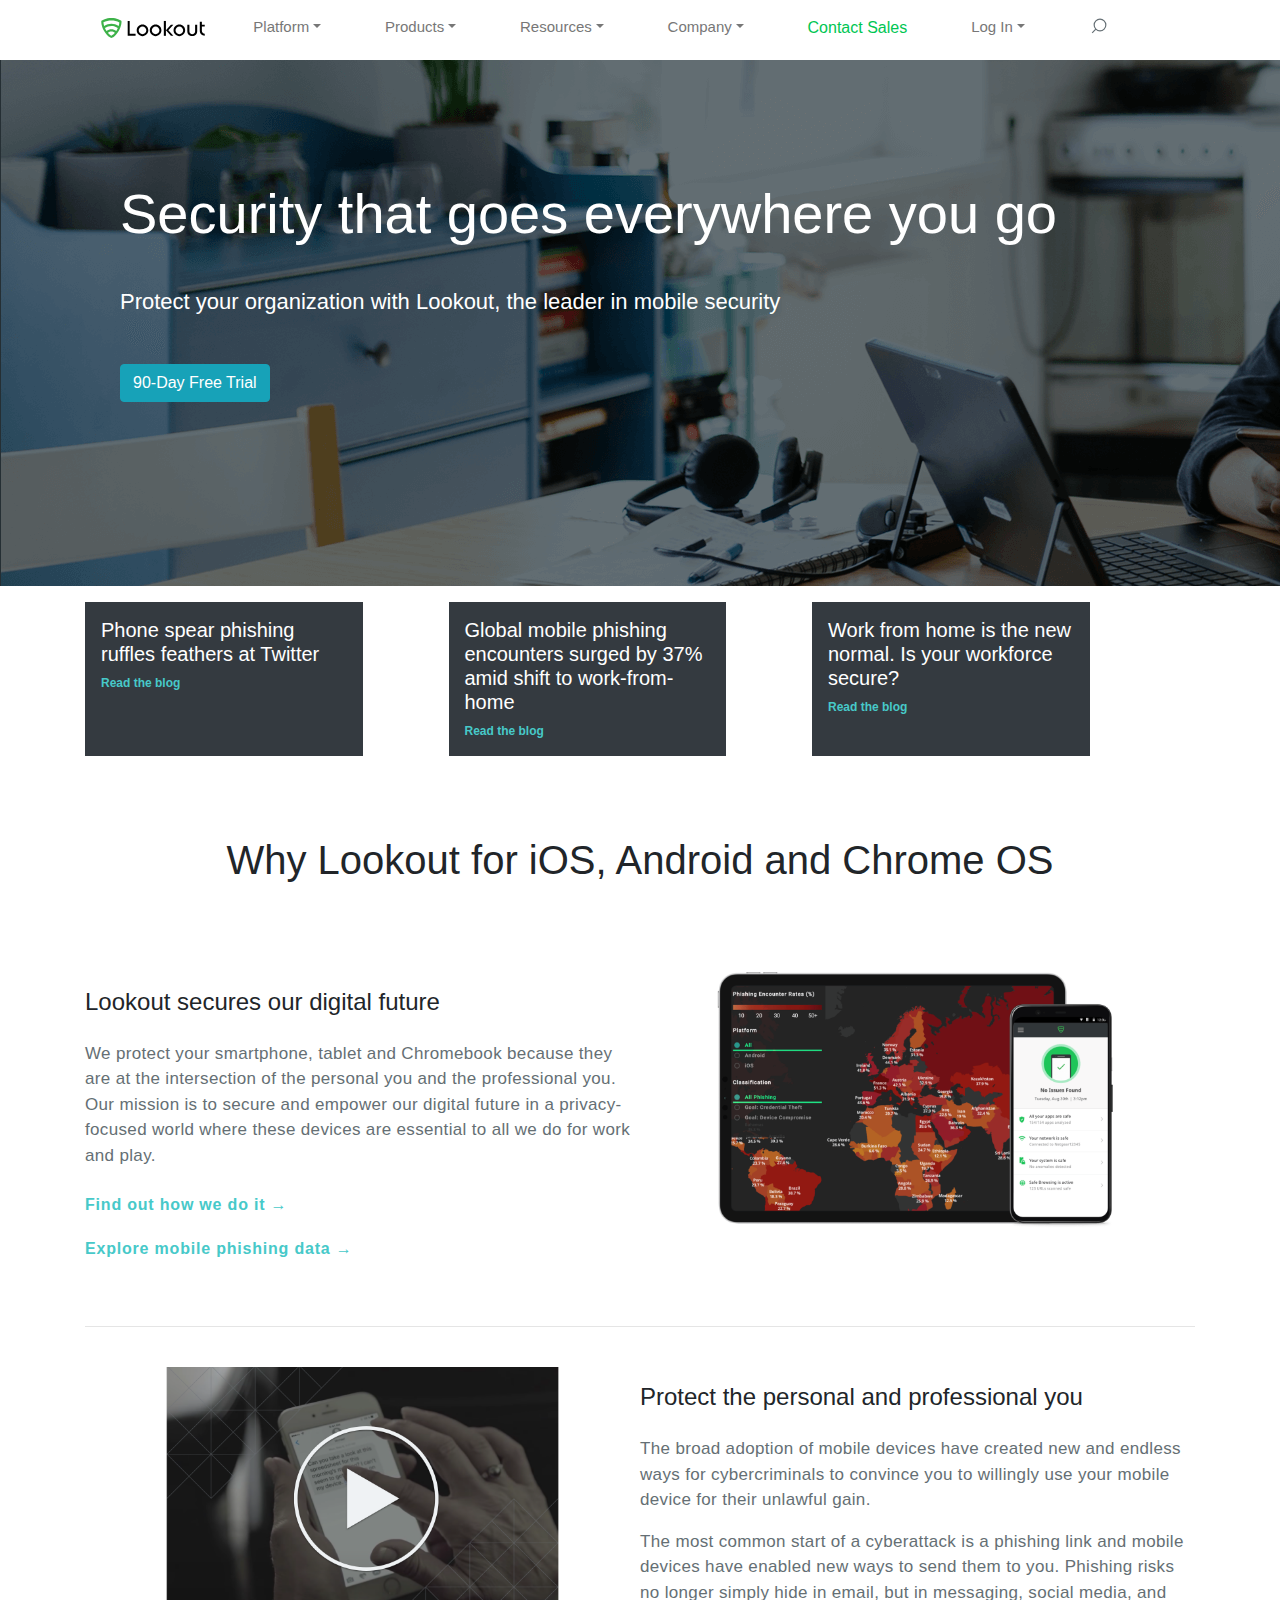
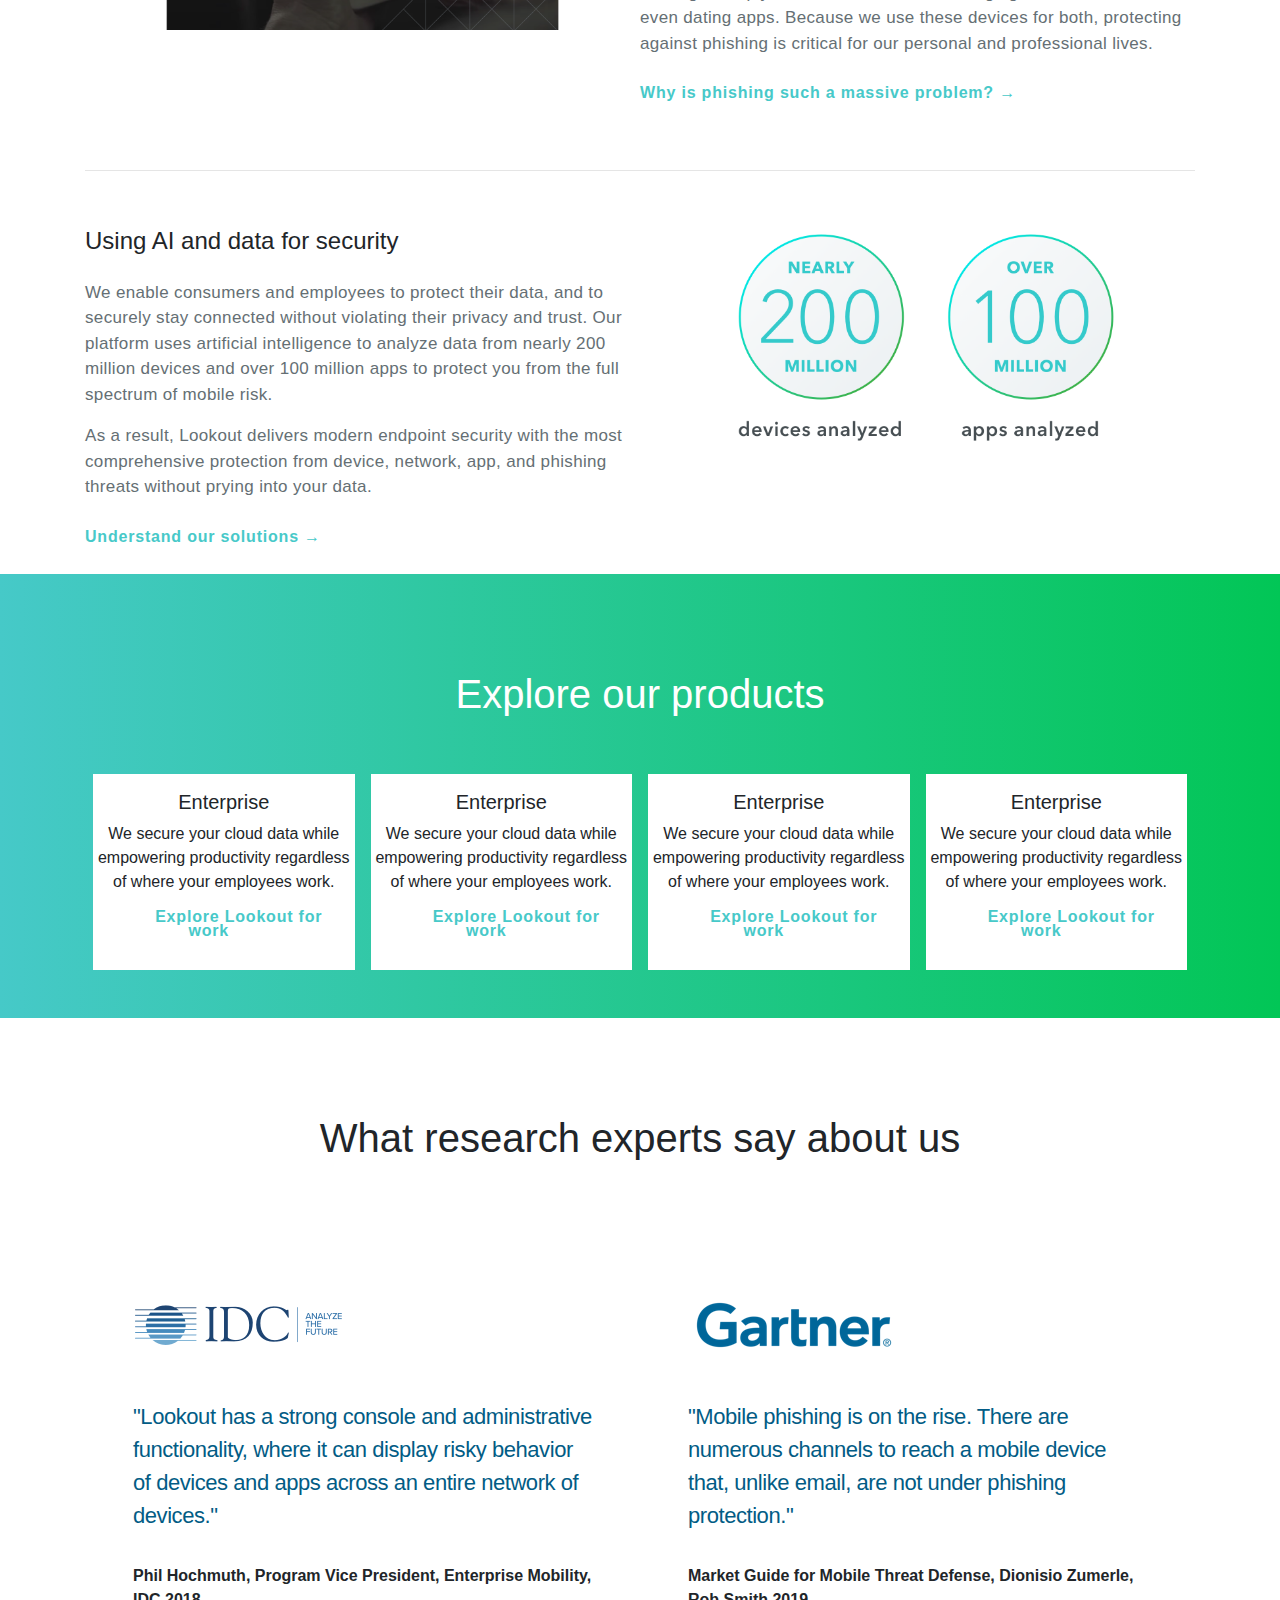
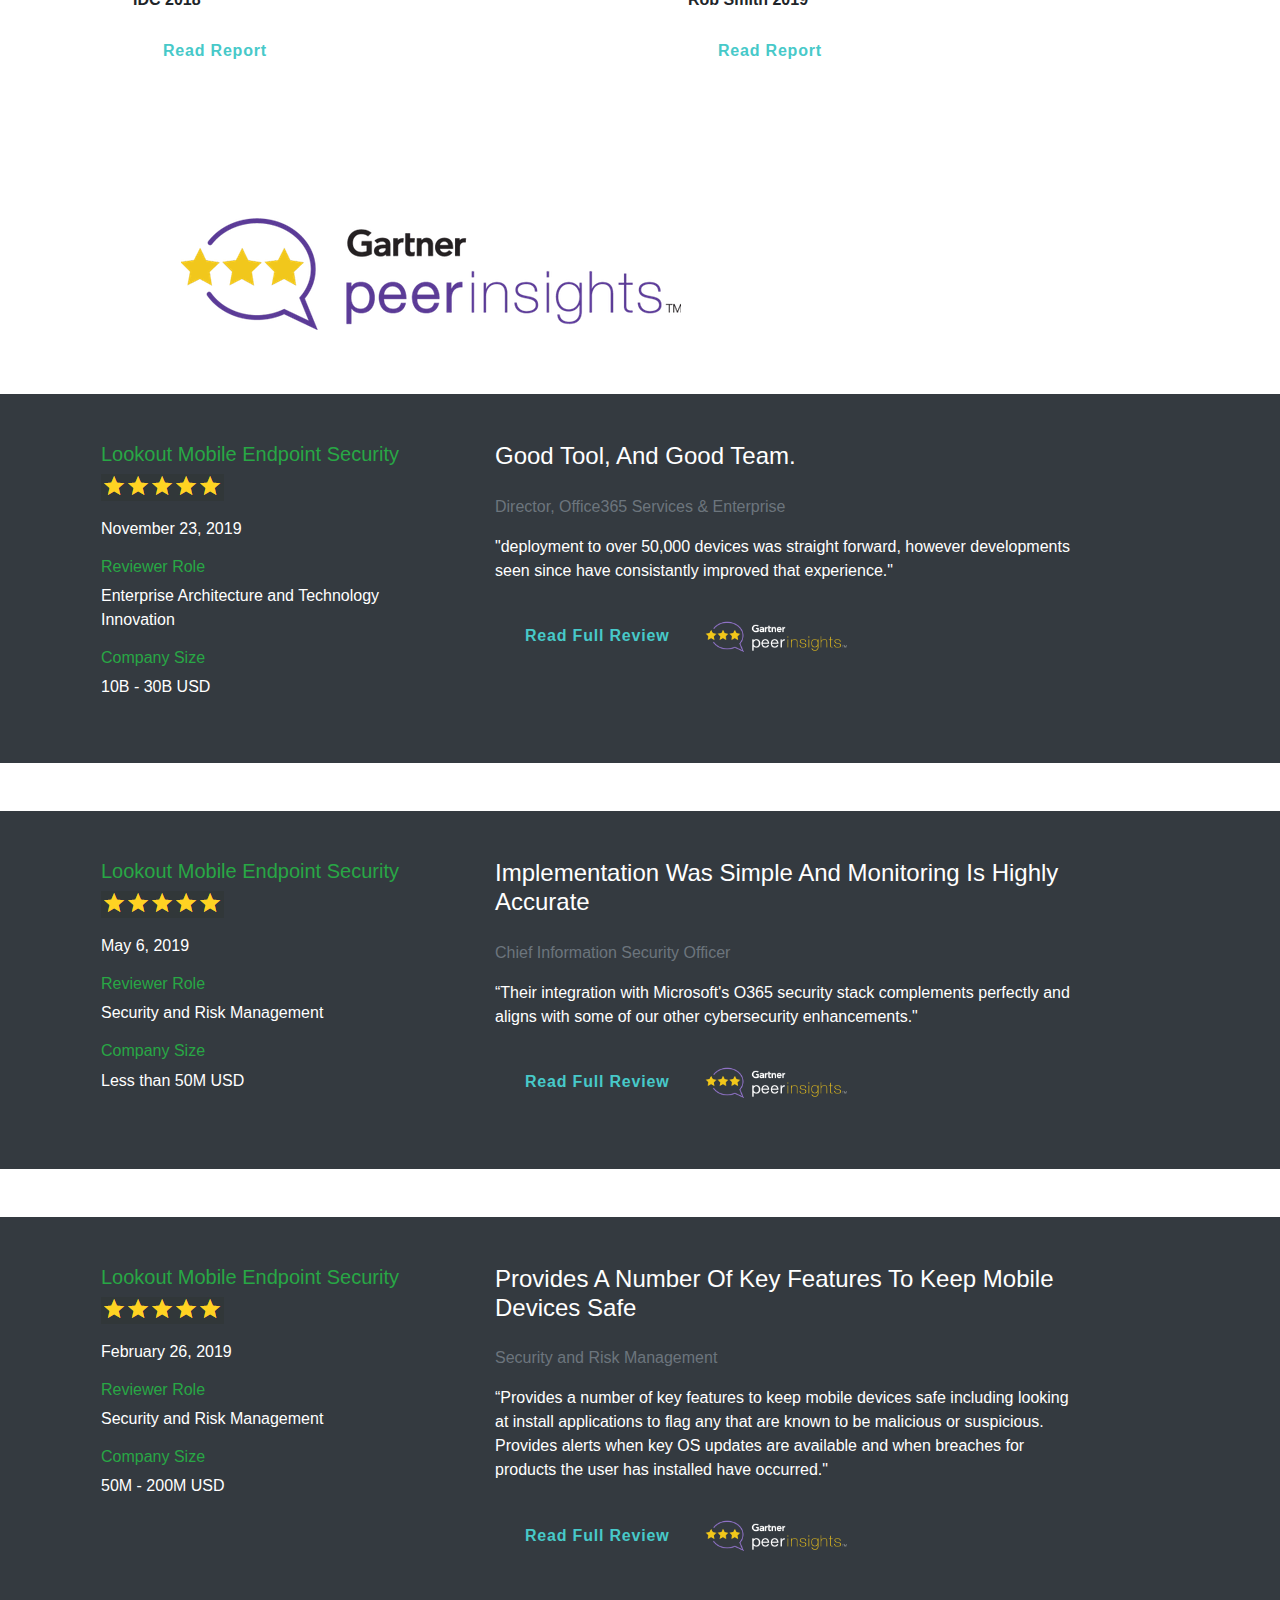
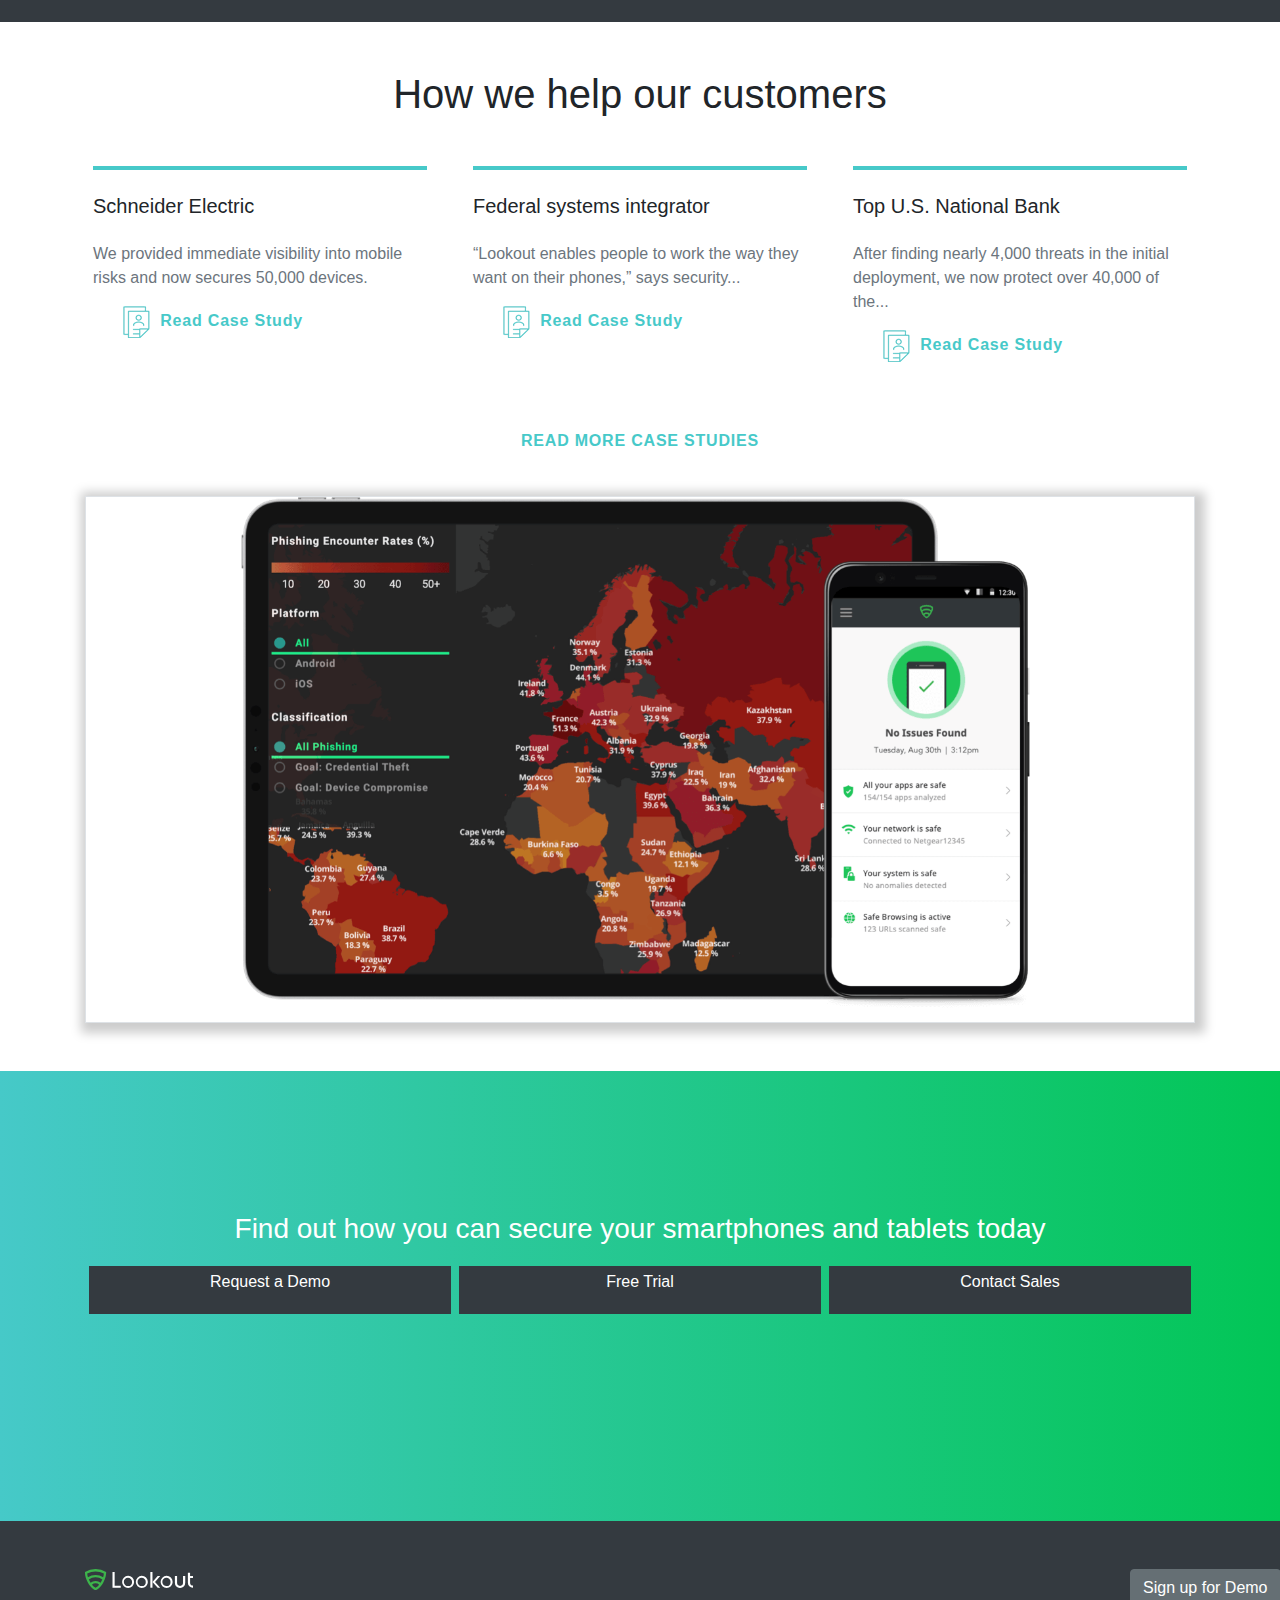
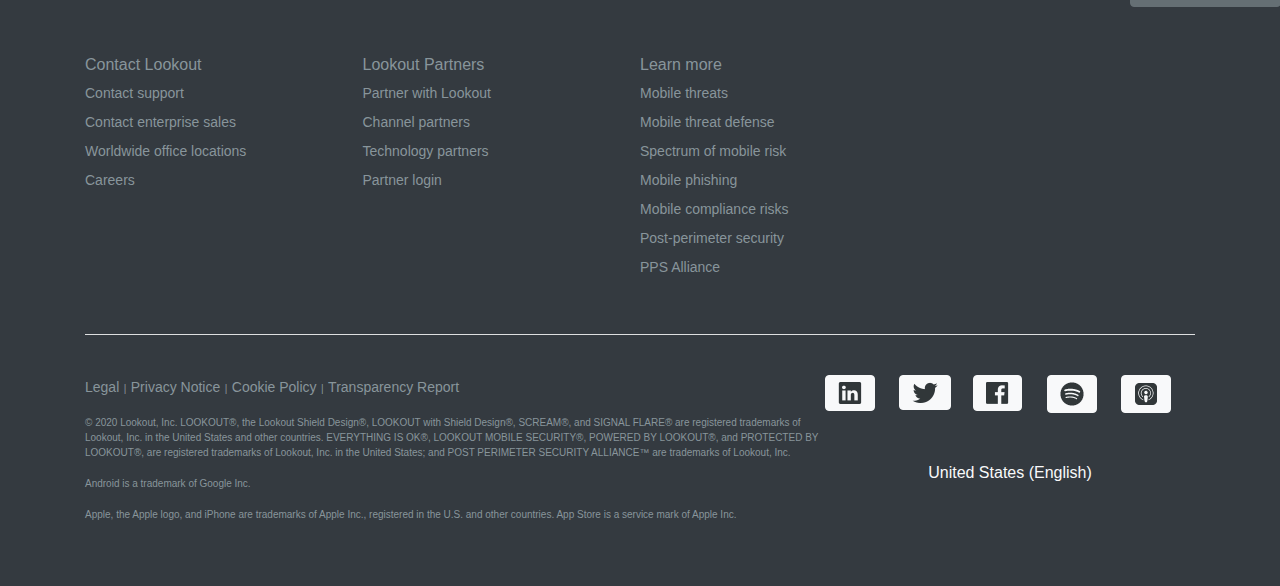
<file: index.html>
<html lang="en">
	<head>
		<meta charset="UTF-8">
		<title>Lookout</title>
		<meta name="viewport" content="width=device-width,initial-scale=1">
		<link rel="stylesheet" href="css/bootstrap.css">
		<script src="js/jquery.min.js"></script>
		<script src="js/popper.min.js"></script>
		<script src="js/bootstrap.min.js"></script>
		<style type="text/css">
			/* xs */
			@media (min-width:1px) {
				#my_h32{
					font-size: 28px !important;
				}
			}
			@media (min-width: 768px) {
				#my_h32{
					font-size: 40px !important;
				}
			}
			/* lg */
			@media (min-width: 992px){
				#my_h31{
					font-size: 40px !important;
				}
			}
			/* 渐变 */
			#my_div4{
				background-image: linear-gradient(to right, #46C9C8 , #02C656);
			}
			.my_a{
				color: #47c9c9;
				letter-spacing: .05em;
				line-height: 14px;
				font-weight: 600;
				text-decoration: none !important;
				padding: 0 30px;
			}
			.my_a:hover{
				color: #4FE3E3;
			}
			.my_p{
				color: #656f74;
				font-size: 17px;
				font-weight: 400;
				letter-spacing: .02em;
			}
			/*  */
			@media (min-width:1px) {
				#my_img{
					width: 100%;
				}
			}
			/* xs */
			@media (min-width:1px) {
				#my_div3{
					padding:80px 0;
				}
			}
			@media (min-width:768px) {
				#my_h3{
					font-size: 40px !important;
				}
			}
			.a2{
				color: #47c9c9;
				font-size: 12px;
				font-weight: bold;
			}
			/* 三个格子布局 */
			@media (min-width: 1px){
				#my_div1{
					 margin-top: 400px;
				}
				.box{
					margin-bottom: 5px;
					font-size: 20px;
					color: #fff;
				}
			}
			@media (min-width: 576px){
				#my_div1{
					 margin-top: 546px;
				}
			}
			/* md */
			@media (min-width: 768px){
				.box{
					margin-bottom: 0px;
				}
				#my_div2{
					margin: 0 86px;
				}
			}
			#my_div{
				color: #fff;
				padding:120px 0px 0 120px;
			}
			#my_h1{
				color: #fff !important;
				padding-bottom: 30px;
			}
			#my_p{
				padding-bottom: 30px;
			}
			/* 图片上字体大小 */
			/* xs */
			@media (min-width: 1px){
				#my_h1{
					font-size: 28px !important;
				}
				#my_p{
					font-size: 16px;
				}
			}
			/* sm */
			@media (min-width: 576px){
				#my_h1{
					font-size: 36px !important;
				}
				#my_p{
					font-size: 22px;
				}
			}
			/* lg */
			@media (min-width: 992px){
				#my_h1{
					font-size: 56px !important;
				}
			}
			/* 背景图片 */
			/* xs */
			@media (min-width: 1px){
			#banner {
				position: absolute;
				top: 60px;
				left: 0px;
				width: 100%;
				height: 380px;
				background-image: url(img/Homepage-Hero-600x380.png)
				}
			}
			/* sm */
			@media (min-width: 576px){
			#banner {
				position: absolute;
				top: 60px;
				left: 0px;
				width: 100%;
				height: 526px;
				background-image: url(img/Homepage-Hero-1200x600.png)
				}
			}
			/* lg */
			@media (min-width: 992px){
			#banner {
				position: absolute;
				top: 60px;
				left: 0px;
				width: 100%;
				height: 526px;
				background-image: url(img/Homepage-Hero-1920x526.png)
				}
			}
			 /* xl  */
			@media (min-width: 1200px){
			#banner {
				position: absolute;
				top: 60px;
				left: 0px;
				width: 100%;
				height: 526px;
				background-image: url(img/Homepage-Hero-2560x526.png);
				}
			}
			.my_logo{
				height: 30px;
				line-height: 30px;
			}
			.my_logo1{width: 20px;}
			.a{color: #777 !important;text-decoration: none !important;font-size: 15px;}
			.a:hover{color: #000 !important;}
			.a1{color: #00c653 !important;text-decoration: none !important;}
			.a1:hover{color: #ccc !important;}
			
			@media (min-width:1px) {
				#my_text{
					font-size: 16px;
					font-weight: 400;
					color: #025c85;
					letter-spacing: -.02em;
				}
			}
			@media (min-width:768px) {
				#my_text{
					font-size: 22px;
				}
			}
			
			.border-top {
			  border-top: 4px solid #47c9c9 !important;
			}
			
			@media (min-width:1px) {
				#my_p1{
					font-size: 22px;
					color: #fff;
				}
			}
			@media (min-width:768px) {
				#my_p1{
					font-size: 28px;
				}
			}
			.my_a1{
				text-decoration: none !important;
			}
			.btn-dark {
			  color: #fff;
			  background-color: #656f74;;
			  border-color: #656f74;;
			}
			#my_div5{
				color: #88959b;
				font-size: 14px;
			}
			.a20{
				color: #88959b;
				font-size: 14px;
			}
			.a20:hover{
				color: #fff;
				text-decoration: none;
			}
			.p20{
				font-size: 10px;
				color: #88959b;
			}
		</style>
	</head>
	<body>
		<div class="container">
			<!-- 网页头部 -->
			<div class="navbar navbar-light navbar-expand-xl">
				<!-- 1.永远显示的img标签 -->
				<a href="#">
					<img  class="navbar-brand my_logo" src="img/lookout-logo-120x23.svg" >
				</a>
				<!-- 2.小屏显示，大屏隐藏的按钮 -->
				<button data-toggle="collapse" data-target="#demo" class="navbar-toggler">
					<span class="navbar-toggler-icon"></span>
				</button>
				<!-- 3.折叠的内容div.collapse>ul>li>a -->
				<div id="demo" class="collapse navbar-collapse">
					<ul class="navbar-nav">
						<li class="nav-item">
							<a class="dropdown-toggle nav-link a mx-4" href="#">Platform</a>
						</li>
						<li class="nav-item">
							<a class="dropdown-toggle nav-link a mx-4" href="#">Products</a>
						</li>
						<li class="nav-item">
							<a class="dropdown-toggle nav-link a mx-4" href="#">Resources</a>
						</li>
						<li class="nav-item">
							<a class="dropdown-toggle nav-link a mx-4" href="#">Company</a>
						</li>
						<li class="nav-item">
							<a class="nav-link a1 mx-4" href="#">Contact Sales</a>
						</li>
						<li class="nav-item">
							<a class="dropdown-toggle nav-link a mx-4" href="#">Log In</a>
						</li>
						<li class="nav-item">
							<a class="nav-link a mx-4" href="#">
								<img class="my_logo1" src="./img/search-icon.svg" alt="">
							</a>
						</li>
					</ul>
				</div>
			</div>
			<!-- 头部图片 -->
			<div id="banner">
				<div id="my_div">
					<h1 id="my_h1">Security that goes everywhere you go</h1>
					<p id="my_p">Protect your organization with Lookout, the leader in mobile security</p>
					<a class="btn btn-info" href="#">90-Day Free Trial</a>
				</div>
			</div>
			<!-- 三个格子 -->
			<div id="my_div1" class="row no-gutters d-flex">
				<div class="col-sm-12 col-md-3 bg-dark pt-3 px-3 box">
					<h5>Phone spear phishing ruffles feathers at Twitter</h5>
					<p>
						<a class="a2" href="#">Read the blog</a>
					</p>
				</div>
				<div id="my_div2" class="col-sm-12 col-md-3 bg-dark pt-3 px-3 box">
					<h5>Global mobile phishing encounters surged by 37% amid shift to work-from-home</h5>
					<p>
						<a class="a2" href="#">Read the blog</a>
					</p>
				</div>
				<div class="col-sm-12 col-md-3 bg-dark pt-3 px-3 box">
					<h5>Work from home is the new normal. Is your workforce secure?</h5>
					<p>
						<a class="a2" href="#">Read the blog</a>
					</p>
				</div>
			</div>
			<!-- Why Lookout for iOS, Android and Chrome OS盒子 -->
			<div id="my_div3" class="text-center">
				<h3 id="my_h3">Why Lookout for iOS, Android and Chrome OS</h3>
			</div>
			
			<div class="row no-gutters">
				<div class="col-md-12 col-lg-6">
					<h4 class="py-3">
						Lookout secures our digital future
					</h4>
					<p class="my_p">
						We protect your smartphone, tablet and Chromebook because they are at the intersection of the personal you and the professional you. Our mission is to secure and empower our digital future in a privacy-focused world where these devices are essential to all we do for work and play.
					</p>
					<a class="my_a" href="#">
						<p>
							Find out how we do it →
						</p>
					</a>
					<a class="my_a" href="#">
						<p>
							Explore mobile phishing data →
						</p>
					</a>
				</div>
				<div class="col-md-12 col-lg-6">
					<a href="">
						<img id="my_img" src="./img/HP-Lookout-Secures-Our-Digital-Future_1688x800.png" alt="">
					</a>
				</div>
			</div>
			<br>
			<hr >
			<br>
			
			<div class="row no-gutters">
				<div class="col-md-12 col-lg-6">
					<a href="">
						<img id="my_img" src="./img/3794.png" alt="">
					</a>
				</div>
				<div class="col-md-12 col-lg-6">
					<h4 class="py-3">
						Protect the personal and professional you
					</h4>
					<p class="my_p">
						The broad adoption of mobile devices have created new and endless ways for cybercriminals to convince you to willingly use your mobile device for their unlawful gain.
					</p>
					<p class="my_p">
						The most common start of a cyberattack is a phishing link and mobile devices have enabled new ways to send them to you. Phishing risks no longer simply hide in email, but in messaging, social media, and even dating apps. Because we use these devices for both, protecting against phishing is critical for our personal and professional lives.
					</p>
					<a class="my_a" href="#">
						<p>
							Why is phishing such a massive problem?  →
						</p>
					</a>
				</div>
			</div>
			<br>
			<hr >
			<br>
			
			<div class="row no-gutters">
				<div class="col-md-12 col-lg-6">
					<h4 class="py-3">
						Using AI and data for security
					</h4>
					<p class="my_p">
						We enable consumers and employees to protect their data, and to securely stay connected without violating their privacy and trust. Our platform uses artificial intelligence to analyze data from nearly 200 million devices and over 100 million apps to protect you from the full spectrum of mobile risk.
					</p>
					<p class="my_p">
						As a result, Lookout delivers modern endpoint security with the most comprehensive protection from device, network, app, and phishing threats without prying into your data.
					</p>
					<a class="my_a" href="#">
						<p>
							Understand our solutions   →
						</p>
					</a>
				</div>
				<div class="col-md-12 col-lg-6">
					<a href="">
						<img id="my_img" src="./img/HP-Using-AI-and-Data-for-Security_1688x800%2520v2.png" alt="">
					</a>
				</div>
			</div>
		</div>
		<div id="my_div4" class="py-5">
			<div class="container">
				<div class="py-5">
					<h3 id="my_h31" class="text-center text-white">
						Explore our products
					</h3>
				</div>
				<!-- 四个盒子 -->
					<div class="row no-gutters text-center">
							<div class="col-lg-3 col-md-6 col-sm-12">
								<div class="bg-white mx-2 py-lg-3">
									<h5>Enterprise</h5>
									<p>
										We secure your cloud data while empowering productivity regardless of where your employees work.
									</p>
									<p>
										<a class="my_a" href="#">
											Explore Lookout for work
										</a>
									</p>
								</div>
							</div>
							<div class="col-lg-3 col-md-6 col-sm-12">
								<div class="bg-white mx-2 py-lg-3">
									<h5>Enterprise</h5>
									<p>
										We secure your cloud data while empowering productivity regardless of where your employees work.
									</p>
									<p>
										<a class="my_a" href="#">
											Explore Lookout for work
										</a>
									</p>
								</div>
							</div>
							<div class="col-lg-3 col-md-6 col-sm-12">
								<div class="bg-white mx-2 py-lg-3">
									<h5>Enterprise</h5>
									<p>
										We secure your cloud data while empowering productivity regardless of where your employees work.
									</p>
									<p>
										<a class="my_a" href="#">
											Explore Lookout for work
										</a>
									</p>
								</div>
							</div>
							<div class="col-lg-3 col-md-6 col-sm-12">
								<div class="bg-white mx-2 py-lg-3">
									<h5>Enterprise</h5>
									<p>
										We secure your cloud data while empowering productivity regardless of where your employees work.
									</p>
									<p>
										<a class="my_a" href="#">
											Explore Lookout for work
										</a>
									</p>
								</div>
							</div>
					</div>
			</div>
		</div>
		<div class="container pt-5">
			<div class="text-center py-5">
				<h3 id="my_h32">
					What research experts say about us
				</h3>
			</div>
		</div>
		<div class="container">
			<div class="row no-gutters">
				<div class="col-sm-12 col-lg-6">
					<div class="p-5">
						<p>
							<img src="./img/IDC-Logo_211x118.png" alt="">
						</p>
						<p id="my_text">
							"Lookout has a strong console and administrative functionality, where it can display risky behavior of devices and apps across an entire network of devices."
						</p>
						<p class="py-3">
							<strong>
								Phil Hochmuth, Program Vice President, Enterprise Mobility, IDC 2018
							</strong>
						</p>
						<p>
							<a class="my_a" href="#">
								Read Report 
							</a>
						</p>
					</div>
				</div>
				<div class="col-sm-12 col-lg-6">
					<div class="p-5">
						<p>
							<img src="./img/gartner-logo-211x118.png" alt="">
						</p>
						<p id="my_text">
							"Mobile phishing is on the rise. There are numerous channels to reach a mobile device that, unlike email, are not under phishing protection."
						</p>
						<p class="py-3">
							<strong>
								Market Guide for Mobile Threat Defense, Dionisio Zumerle, Rob Smith 2019
							</strong>
						</p>
						<p>
							<a class="my_a" href="#">
								Read Report 
							</a>
						</p>
					</div>
				</div>
			</div>
			<div class="row mb-5">
				<div class="col-md-6 col-sm-12 ml-5 mt-5">
					<p class="mx-5 mt-5">
						<img src="./img/GartnerPeerReview_logo_lightbg.png" >
					</p>
				</div>
				<div class="col-md-6 d-sm-none">
					
				</div>
			</div>
		</div>
		<div class="bg-dark">
			<div class="container">
				<div class="row no-gutters">
					<div class="col-lg-4 my-5 px-3">
						<h5 class="text-success">
							Lookout Mobile Endpoint Security
						</h5>
						<p>
							<img src="./img/star.png" alt="">
						</p>
						<p class="text-white">
							November 23, 2019
						</p>
						<h6 class="text-success">
							Reviewer Role
						</h6>
						<p class="text-white">
							Enterprise Architecture and Technology Innovation
						</p>
						<h6 class="text-success">
							Company Size
						</h6>
						<p class="text-white">
							10B - 30B USD
						</p>
						<p>
							
						</p>
					</div>
					<div class="col-lg-7 my-5 px-4">
						<div class="ml-lg-3">
							<h4 class="text-white pb-3">
								Good Tool, And Good Team.
							</h4>
							<p class="text-secondary">
								Director, Office365 Services & Enterprise
							</p>
							<p class="text-white pb-3">
								"deployment to over 50,000 devices was straight forward, however developments seen since have consistantly improved that experience."
							</p>
							<p>
								<a class="my_a" href="#">
									Read Full Review 
								</a>
								<img src="./img/GartnerPeerReview_logo_darkbg.png" alt="" class="w-25">
							</p>
						</div>
					</div>
				</div>
			</div>
		</div>
		<div class="bg-dark mt-5">
			<div class="container">
				<div class="row no-gutters">
					<div class="col-lg-4 my-5 px-3">
						<h5 class="text-success">
							Lookout Mobile Endpoint Security
						</h5>
						<p>
							<img src="./img/star.png" alt="">
						</p>
						<p class="text-white">
							May 6, 2019
						</p>
						<h6 class="text-success">
							Reviewer Role
						</h6>
						<p class="text-white">
							Security and Risk Management
						</p>
						<h6 class="text-success">
							Company Size
						</h6>
						<p class="text-white">
							Less than 50M USD
						</p>
						<p>
							
						</p>
					</div>
					<div class="col-lg-7 my-5 px-4">
						<div class="ml-lg-3">
							<h4 class="text-white pb-3">
								Implementation Was Simple And Monitoring Is Highly Accurate
							</h4>
							<p class="text-secondary">
								Chief Information Security Officer
							</p>
							<p class="text-white pb-3">
								“Their integration with Microsoft's O365 security stack complements perfectly and aligns with some of our other cybersecurity enhancements."
							</p>
							<p>
								<a class="my_a" href="#">
									Read Full Review 
								</a>
								<img src="./img/GartnerPeerReview_logo_darkbg.png" alt="" class="w-25">
							</p>
						</div>
					</div>
				</div>
			</div>
		</div>
		<div class="bg-dark mt-5">
			<div class="container">
				<div class="row no-gutters">
					<div class="col-lg-4 my-5 px-3">
						<h5 class="text-success">
							Lookout Mobile Endpoint Security
						</h5>
						<p>
							<img src="./img/star.png" alt="">
						</p>
						<p class="text-white">
							February 26, 2019
						</p>
						<h6 class="text-success">
							Reviewer Role
						</h6>
						<p class="text-white">
							Security and Risk Management
						</p>
						<h6 class="text-success">
							Company Size
						</h6>
						<p class="text-white">
							50M - 200M USD
						</p>
						<p>
							
						</p>
					</div>
					<div class="col-lg-7 my-5 px-4">
						<div class="ml-lg-3">
							<h4 class="text-white pb-3">
								Provides A Number Of Key Features To Keep Mobile Devices Safe
							</h4>
							<p class="text-secondary">
								Security and Risk Management
							</p>
							<p class="text-white pb-3">
								“Provides a number of key features to keep mobile devices safe including looking at install applications to flag any that are known to be malicious or suspicious. Provides alerts when key OS updates are available and when breaches for products the user has installed have occurred."
							</p>
							<p>
								<a class="my_a" href="#">
									Read Full Review 
								</a>
								<img src="./img/GartnerPeerReview_logo_darkbg.png" alt="" class="w-25">
							</p>
						</div>
					</div>
				</div>
			</div>
		</div>
		<div class="container mb-5">
			<div class="text-center my-5">
				<h3 id="my_h32">
					How we help our customers
				</h3>
			</div>
			<div class="row">
					<div class="col-md-12 col-lg-4">
						<div class="mx-2  border-top">
							<h5 class="my-4">
								Schneider Electric
							</h5>
							<div>
								<p class="text-secondary">
									We provided immediate visibility into mobile risks and now secures 50,000 devices.
								</p>
							</div>
							<p class="mb-5">
								<a class="my_a" href="#">
									<img src="./img/icon-case-study-32x32.png" >
									Read Case Study
								</a>
							</p>
						</div>
					</div>
					<div class="col-md-12 col-lg-4">
						<div class="mx-2  border-top">
							<h5 class="my-4">
								Federal systems integrator
							</h5>
							<div>
								<p class="text-secondary">
									 “Lookout enables people to work the way they want on their phones,” says security...
								</p>
							</div>
							<p class="mb-5">
								<a class="my_a" href="#">
									<img src="./img/icon-case-study-32x32.png" >
									Read Case Study
								</a>
							</p>
						</div>
					</div>
					<div class="col-md-12 col-lg-4">
						<div class="mx-2  border-top">
							<h5 class="my-4">
								Top U.S. National Bank
							</h5>
							<div>
								<p class="text-secondary">
									After finding nearly 4,000 threats in the initial deployment, we now protect over 40,000 of the...
								</p>
							</div>
							<p>
								<a class="my_a" href="#">
									<img src="./img/icon-case-study-32x32.png" >
									Read Case Study
								</a>
							</p>
						</div>
					</div>
				</div>
				<div class="text-center my-5">
					<p>
						<a class="my_a" href="#">READ MORE CASE STUDIES</a>
					</p>
				</div>
				
				<div class="border" style="box-shadow: 3px 3px 10px 7px #ccc;">
					<a href="#">
						<img class="w-100" src="img/HP-Lookout-Secures-Our-Digital-Future_1688x800.png" >
					</a>
				</div>
			</div>
			<div id="my_div4" class="py-5 h-50">
				<div class="h-25"></div>
				<div>
					<p id="my_p1" class="text-center">
						Find out how you can secure your smartphones and tablets today
					</p>
				</div>
				<div class="container text-center">
					<div class="row no-gutters">
							<div class="col-sm-12 col-md-4">
								<div class="mx-1  bg-dark mb-sm-1 py-md-1">
									<p>
										<a class="text-white my_a1" href="#">
											Request a Demo
										</a>
									</p>
								</div>
							</div>
							<div class="col-sm-12 col-md-4">
								<div class="mx-1  bg-dark mb-sm-1 py-md-1">
									<p>
										<a class="text-white my_a1" href="#">
											Free Trial
										</a>
									</p>
								</div>
							</div>
							<div class="col-sm-12 col-md-4">
								<div class="mx-1  bg-dark mb-sm-1 py-md-1">
									<p>
										<a class="text-white my_a1" href="#">
											Contact Sales
										</a>
									</p>
								</div>
							</div>
					</div>
				</div>
			</div>
			<div class="bg-dark py-5">
				<div class="container">
					<div class="row">
						<div class="col-sm-12 col-md-6 mb-5">
							<div>
								<a href="#">
									<img src="./img/lookout-logo-white-120x23.svg" width="20%">
								</a>
							</div>
						</div>
						<div class="col-sm-12 offset-md-5 col-md-1 mb-5">
							<div>
								<a class="btn btn-dark" href="#">
									Sign up for Demo
								</a>
							</div>
						</div>
					</div>
					<div class="row no-gutters">
						<div class="col-md-3 col-sm-12">
							<div id="my_div5">
								<h6>Contact Lookout</h6>
								<ul class="list-unstyled">
									<li class="mb-2">
										<a style="text-decoration: none;" id="my_div5" href="#">
											Contact support
										</a>
									</li>
									<li class="mb-2">
										<a style="text-decoration: none;" id="my_div5" href="#">
											Contact enterprise sales
										</a>
									</li>
									<li class="mb-2">
										<a style="text-decoration: none;" id="my_div5" href="#">
											Worldwide office locations
										</a>
									</li>
									<li class="mb-2">
										<a style="text-decoration: none;" id="my_div5" href="#">
											Careers
										</a>
									</li>
								</ul>
							</div>
						</div>
						<div class="col-md-3 col-sm-12">
							<div id="my_div5">
								<h6>Lookout Partners</h6>
								<ul class="list-unstyled">
									<li class="mb-2">
										<a style="text-decoration: none;" id="my_div5" href="#">
											Partner with Lookout
										</a>
									</li>
									<li class="mb-2">
										<a style="text-decoration: none;" id="my_div5" href="#">
											Channel partners
										</a>
									</li>
									<li class="mb-2">
										<a style="text-decoration: none;" id="my_div5" href="#">
											Technology partners
										</a>
									</li>
									<li class="mb-2">
										<a style="text-decoration: none;" id="my_div5" href="#">
											Partner login
										</a>
									</li>
								</ul>
							</div>
						</div>
						<div class="col-md-3 col-sm-12">
							<div id="my_div5">
								<h6>Learn more</h6>
								<ul class="list-unstyled">
									<li class="mb-2">
										<a style="text-decoration: none;" id="my_div5" href="#">
											Mobile threats
										</a>
									</li>
									<li class="mb-2">
										<a style="text-decoration: none;" id="my_div5" href="#">
											Mobile threat defense
										</a>
									</li>
									<li class="mb-2">
										<a style="text-decoration: none;" id="my_div5" href="#">
											Spectrum of mobile risk
										</a>
									</li>
									<li class="mb-2">
										<a style="text-decoration: none;" id="my_div5" href="#">
											Mobile phishing
										</a>
									</li>
									<li class="mb-2">
										<a style="text-decoration: none;" id="my_div5" href="#">
											Mobile compliance risks
										</a>
									</li>
									<li class="mb-2">
										<a style="text-decoration: none;" id="my_div5" href="#">
											Post-perimeter security
										</a>
									</li>
									<li class="mb-2">
										<a style="text-decoration: none;" id="my_div5" href="#">
											PPS Alliance
										</a>
									</li>
								</ul>
							</div>
						</div>
					</div>
					<br>
					<hr class="bg-light">
					<br>
					
					<div class="row no-gutters text-light">
						<div class="col-sm-12 col-md-8">
							<p>
								<a class="a20" href="#">Legal</a>
								<span class="p20">|</span>
								<a class="a20" href="#">Privacy Notice</a>
								<span class="p20">|</span>
								<a class="a20" href="#">Cookie Policy</a>
								<span class="p20">|</span>
								<a class="a20" href="#">Transparency Report</a>
							</p>
							<p class="p20">
								© 2020 Lookout, Inc. LOOKOUT®, the Lookout Shield Design®, LOOKOUT with Shield Design®, SCREAM®, and SIGNAL FLARE® are registered trademarks of Lookout, Inc. in the United States and other countries. EVERYTHING IS OK®, LOOKOUT MOBILE SECURITY®, POWERED BY LOOKOUT®, and PROTECTED BY LOOKOUT®, are registered trademarks of Lookout, Inc. in the United States; and POST PERIMETER SECURITY ALLIANCE™ are trademarks of Lookout, Inc.
							</p>
							<p class="p20">
								Android is a trademark of Google Inc.
							</p>
							<p class="p20">
								Apple, the Apple logo, and iPhone are trademarks of Apple Inc., registered in the U.S. and other countries. App Store is a service mark of Apple Inc.
							</p>
						</div>
						<div class="col-sm-12 col-md-4">
							<div class="row no-gutters">
								<div class="col">
										<a class="btn btn-light" style="text-decoration: none;" href="#">
											<img src="img/social-linkedin.png" alt="">
										</a>
										<span>&nbsp;</span>
								</div>
									<div class="col">
										<a class="btn btn-light" style="text-decoration: none;" href="#">
											<img src="img/social-twitter.png" alt="">
										</a>
										<span>&nbsp;</span>
									</div>
									<div class="col">
										<a class="btn btn-light" style="text-decoration: none;" href="#">
											<img src="img/social-facebook.png" alt="">
										</a>
										<span>&nbsp;</span>
									</div>
									<div class="col">
										<a class="btn btn-light" style="text-decoration: none;" href="#">
											<img src="img/social-spotify-icon.png" alt="">
										</a>
										<span>&nbsp;</span>
									</div>
										<div class="col">
											<a class="btn btn-light" style="text-decoration: none;" href="#">
											<img src="img/social-podcast-icon.png" alt="">
										</a>
										</div>
							</div>
							<p class="text-center mt-5">United States (English)</p>
						</div>
					</div>
				</div>
			</div>
	</body>
</html>
</file>
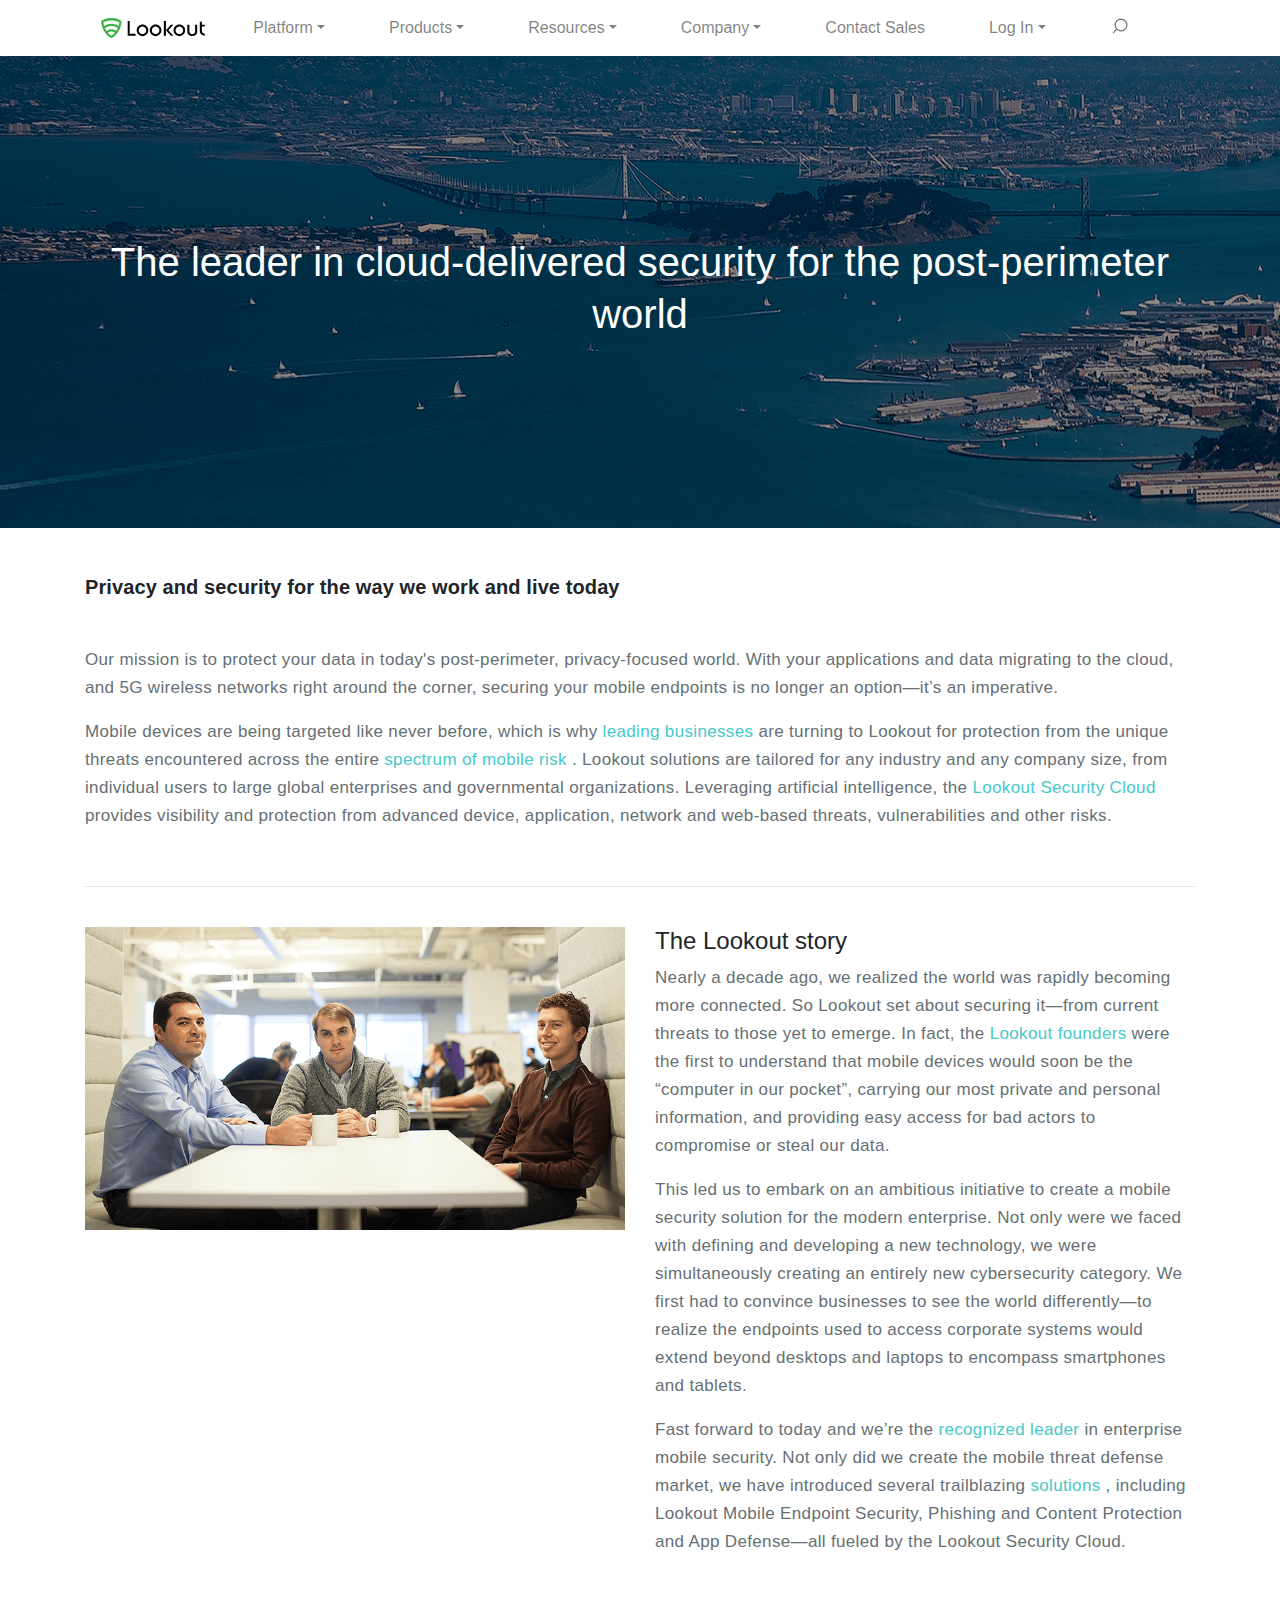
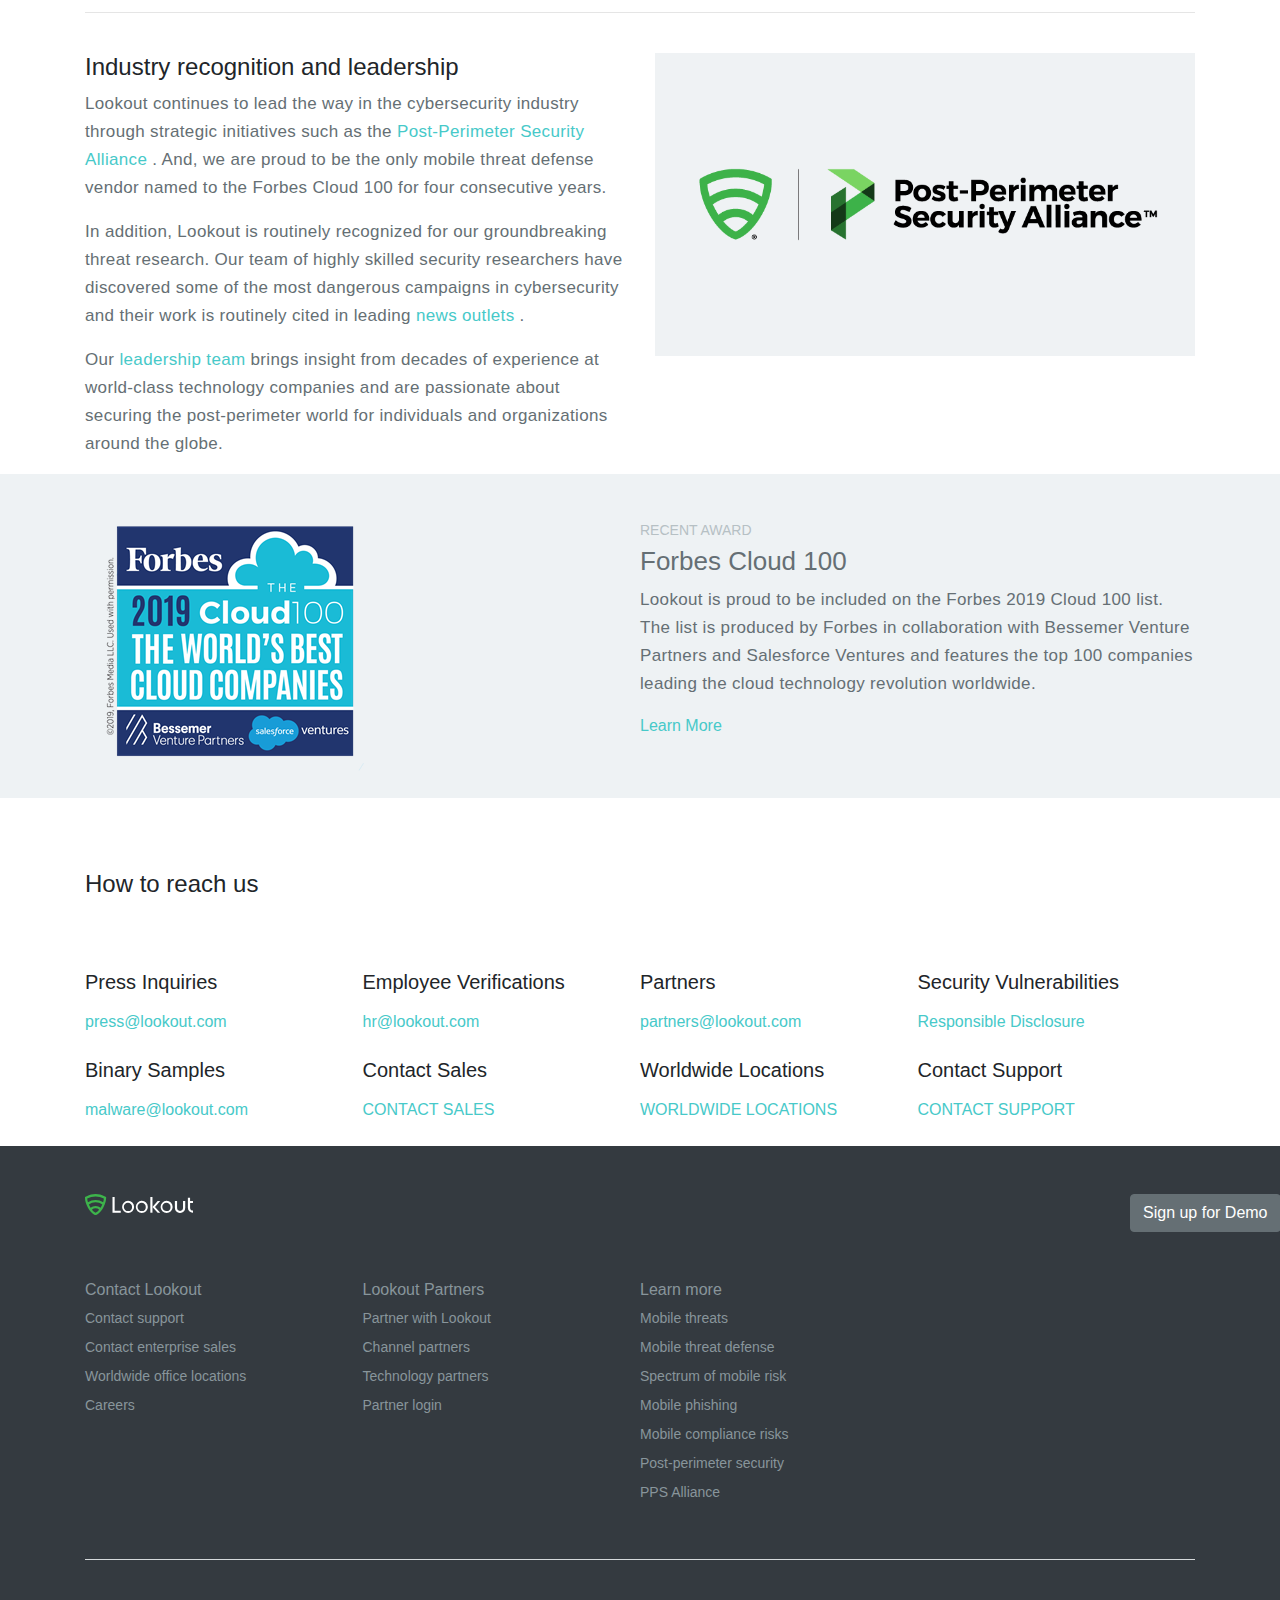
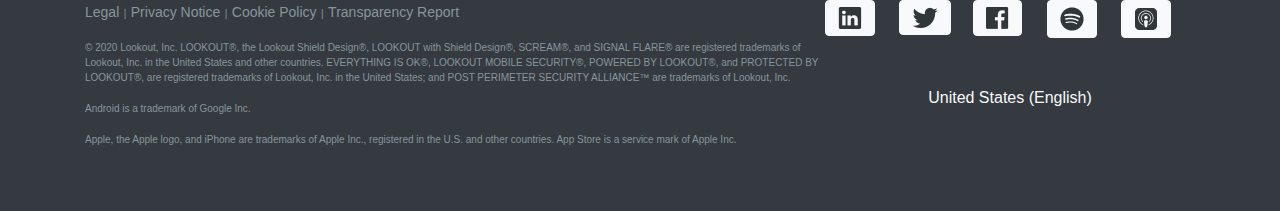
<file: Company.html>
<html lang="en">
	<head>
		<meta charset="UTF-8">
		<title>About Lookout</title>
		<meta name="viewport" content="width=device-width,initial-scale=1">
		<link rel="stylesheet" href="css/bootstrap.css">
		<script src="js/jquery.min.js"></script>
		<script src="js/popper.min.js"></script>
		<script src="js/bootstrap.min.js"></script>
		<style type="text/css">
			/* logo */
			.my_logo{
				height: 30px;
				line-height: 30px;
			}
			/* 放大镜 */
			.my_logo1{width: 20px;}
			/* 背景图片 */
			/* 文字居中设置内边距 */
			@media (min-width:1px) {
				.my_bgp{
					background-image: url(img/Company-page-hero_1200x600.png);
				}
				.my_div_1{
				padding: 140px 0;
				}
				.my_h2_1{
					font-size: 24px;
					line-height: 32px;
				}
			}
			@media (min-width:576px) {
				.my_bgp{
					background-image: url(img/Company-page-hero_1920x526.png);
				}
				
				.my_div_1{
				padding: 160px 0;
				}
			}
			@media (min-width:1200px) {
				.my_bgp{
				background-image: url(img/Company-page-hero_2560x526.png);
				}
				.my_div_1{
				padding: 180px 0;
				}
				.my_h2_1{
					font-size: 40px;
					line-height: 52px;
				}
			}
			/* 第一个h6文字修改 */
			.my_h6_1{
				font-size: 20px;
				font-weight: 700;
				letter-spacing: .005em;
				line-height: 22px;
				margin: 0 0 15px;
			}
			/* 第一个p标签修改 */
			.my_p_1{
				font-family: Roboto,Helvetica,Arial,sans-serif;
				color: #656f74;
				font-weight: 400;
				font-size: 17px;
				line-height: 28px;
				letter-spacing: .02em;
			}
			/* 第一个a标签修改 */
			.my_a_1{
				color: #47c9c9;
			}
			.my_a_1:hover{
				color: #47c9c9;
				text-decoration: none;
			}
			
			/* 修改 */
			.bg-light{
				background-color: #eef2f4 !important;
			}
			/* 最小屏图片下边距 */
			@media (min-width:1px) {
				.my_img_1{
					margin-bottom: 35px;
				}
			}
			/* 修改第二个h6标签 */
			.my_h6_2{
				color: #b6c0c4;
				font-size: 14px;
			}
			/* 修改第一个h4标签 */
			.my_h4_1{
				color: #656F74;
				font-size: 26px;
			}
			
			.a20{
				color: #88959b;
				font-size: 14px;
			}
			.a20:hover{
				color: #fff;
				text-decoration: none;
			}
			.p20{
				font-size: 10px;
				color: #88959b;
			}
			@media (min-width:768px) {
				#my_p1{
					font-size: 28px;
				}
			}
			.my_a1{
				text-decoration: none !important;
			}
			.btn-dark {
			  color: #fff;
			  background-color: #656f74;;
			  border-color: #656f74;;
			}
			#my_div5{
				color: #88959b;
				font-size: 14px;
			}
		</style>
	</head>
	<body>
		<div class="container">
			<div class="navbar navbar-light navbar-expand-xl">
				<!-- 1.永远显示的img标签 -->
				<a href="#">
					<img  class="navbar-brand my_logo" src="img/lookout-logo-120x23.svg" >
				</a>
				<!-- 2.小屏显示，大屏隐藏的按钮 -->
				<button data-toggle="collapse" data-target="#demo" class="navbar-toggler">
					<span class="navbar-toggler-icon"></span>
				</button>
				<!-- 3.折叠的内容div.collapse>ul>li>a -->
				<div id="demo" class="collapse navbar-collapse">
					<ul class="navbar-nav">
						<li class="nav-item">
							<a class="dropdown-toggle nav-link a mx-4" href="#">Platform</a>
						</li>
						<li class="nav-item">
							<a class="dropdown-toggle nav-link a mx-4" href="#">Products</a>
						</li>
						<li class="nav-item">
							<a class="dropdown-toggle nav-link a mx-4" href="#">Resources</a>
						</li>
						<li class="nav-item">
							<a class="dropdown-toggle nav-link a mx-4" href="#">Company</a>
						</li>
						<li class="nav-item">
							<a class="nav-link a1 mx-4" href="#">Contact Sales</a>
						</li>
						<li class="nav-item">
							<a class="dropdown-toggle nav-link a mx-4" href="#">Log In</a>
						</li>
						<li class="nav-item">
							<a class="nav-link a mx-4" href="#">
								<img class="my_logo1" src="./img/search-icon.svg" alt="">
							</a>
						</li>
					</ul>
				</div>
			</div>
		</div>
			
		<div class="my_bgp">
			<div class="container">
				<div class="text-center my_div_1">
					<h2 class="text-white my_h2_1">
					The leader in cloud-delivered security for the post-perimeter world
				</h2>
				</div>
			</div>
		</div>
		
		<div class="container mt-5">
			<div class="my-5">
				<h6 class="my_h6_1">
					Privacy and security for the way we work and live today
				</h6>
			</div>
			<div>
				<p class="my_p_1">
					Our mission is to protect your data in today's post-perimeter, privacy-focused world. With your applications and data migrating to the cloud, and 5G wireless networks right around the corner, securing your mobile endpoints is no longer an option—it’s an imperative.
				</p>
				<p class="my_p_1">
					Mobile devices are being targeted like never before, which is why 
					<a class="my_a_1" href="#">
						 leading businesses 
					</a>
					are turning to Lookout for protection from the unique threats encountered across the entire 
					<a class="my_a_1" href="#">
						 spectrum of mobile risk
					</a>
					. Lookout solutions are tailored for any industry and any company size, from individual users to large global enterprises and governmental organizations. Leveraging artificial intelligence, the 
					<a class="my_a_1" href="#">
						 Lookout Security Cloud 
					</a>
					 provides visibility and protection from advanced device, application, network and web-based threats, vulnerabilities and other risks.
				</p>
			</div>
			<br>
			<hr >
			<br>
			<div>
				<div class="row">
					<div class="col-md-6 col-sm-12">
						<img class="w-100" src="img/lookout-founders-844x474.png" >
					</div>
					<div class="col-md-6 col-sm-12">
						<h4>
							The Lookout story
						</h4>
						<p class="my_p_1">
							Nearly a decade ago, we realized the world was rapidly becoming more connected. So Lookout set about securing it—from current threats to those yet to emerge. In fact, the 
							<a class="my_a_1" href="#">
								Lookout founders 
							</a>
							were the first to understand that mobile devices would soon be the “computer in our pocket”, carrying our most private and personal information, and providing easy access for bad actors to compromise or steal our data.
						</p>
						<p class="my_p_1">
							This led us to embark on an ambitious initiative to create a mobile security solution for the modern enterprise. Not only were we faced with defining and developing a new technology, we were simultaneously creating an entirely new cybersecurity category. We first had to convince businesses to see the world differently—to realize the endpoints used to access corporate systems would extend beyond desktops and laptops to encompass smartphones and tablets.
						</p>
						<p class="my_p_1">
							Fast forward to today and we’re the 
							<a class="my_a_1" href="#">
								recognized leader
							</a>
							 in enterprise mobile security. Not only did we create the mobile threat defense market, we have introduced several trailblazing 
							 <a class="my_a_1" href="#">
								 solutions
							 </a>
							 , including Lookout Mobile Endpoint Security, Phishing and Content Protection and App Defense—all fueled by the Lookout Security Cloud.
						</p>
					</div>
				</div>
			</div>
			<br>
			<hr >
			<br>
			<div>
				<div class="row">
					<div class="col-md-6 col-sm-12">
						<h4>
							Industry recognition and leadership
						</h4>
						<p class="my_p_1">
							Lookout continues to lead the way in the cybersecurity industry through strategic initiatives such as the
							<a class="my_a_1" href="#">
								Post-Perimeter Security Alliance
							</a>
							. And, we are proud to be the only mobile threat defense vendor named to the Forbes Cloud 100 for four consecutive years.
						</p>
						<p class="my_p_1">
							In addition, Lookout is routinely recognized for our groundbreaking threat research. Our team of highly skilled security researchers have discovered some of the most dangerous campaigns in cybersecurity and their work is routinely cited in leading
							<a class="my_a_1" href="#">
								 news outlets
							</a>
							.
						</p>
						<p class="my_p_1">
							Our 
							<a class="my_a_1" href="#">
								leadership team
							</a>
							  brings insight from decades of experience at world-class technology companies and are passionate about securing the post-perimeter world for individuals and organizations around the globe.
						</p>
					</div>
					<div class="col-md-6 col-sm-12 my_img_1">
						<img class="w-100" src="img/post-perimeter-security-alliance-844x474.png" >
					</div>
				</div>
			</div>
		</div>
		
		<div class="bg-light">
			<div class="container">
				<div class="row no-gutters">
					<div class="col-lg-6 col-sm-12 mt-4">
						<img src="img/Forbes-Cloud-100-2019_300x300.png" >
					</div>
					<div class="col-lg-6 col-sm-12 mt-5">
						<h6 class="my_h6_2">
							RECENT AWARD
						</h6>
						<h4 class="my_h4_1">
							Forbes Cloud 100
						</h4>
						<p class="my_p_1">
							Lookout is proud to be included on the Forbes 2019 Cloud 100 list. The list is produced by Forbes in collaboration with Bessemer Venture Partners and Salesforce Ventures and features the top 100 companies leading the cloud technology revolution worldwide.
						</p>
						<p>
							<a class="my_a_1" href="#">
								Learn More 
							</a>
						</p>
					</div>
				</div>
			</div>
		</div>
		
		<div class="container">
			<div>
				<h4 class="py-4 my-5">
					How to reach us
				</h4>
			</div>
			<div class="row no-gutters mb-4">
				<div id="my_div_1" class="col-sm-6 col-md-3">
					<div>
						<h5 class="mb-3">
							Press Inquiries
						</h5>
						<a class="my_a_1" href="#">
							press@lookout.com
						</a>
					</div>
				</div>
				<div id="my_div_1" class="col-sm-6 col-md-3">
					<div>
						<h5 class="mb-3">
							Employee Verifications
						</h5>
						<a class="my_a_1" href="#">
							hr@lookout.com
						</a>
					</div>
				</div>
				<div id="my_div_1" class="col-sm-6 col-md-3">
					<div>
						<h5 class="mb-3">
							Partners
						</h5>
						<a class="my_a_1" href="#">
							partners@lookout.com
						</a>
					</div>
				</div>
				<div id="my_div_1" class="col-sm-6 col-md-3">
					<div>
						<h5 class="mb-3">
							Security Vulnerabilities
						</h5>
						<a class="my_a_1" href="#">
							Responsible Disclosure
						</a>
					</div>
				</div>
			</div>
			
			<div class="row no-gutters mb-4">
				<div id="my_div_1" class="col-sm-6 col-md-3">
					<div>
						<h5 class="mb-3">
							Binary Samples
						</h5>
						<a class="my_a_1" href="#">
							malware@lookout.com
						</a>
					</div>
				</div>
				<div id="my_div_1" class="col-sm-6 col-md-3">
					<div>
						<h5 class="mb-3">
							Contact Sales
						</h5>
						<a class="my_a_1" href="#">
							CONTACT SALES
						</a>
					</div>
				</div>
				<div id="my_div_1" class="col-sm-6 col-md-3">
					<div>
						<h5 class="mb-3">
							Worldwide Locations
						</h5>
						<a class="my_a_1" href="#">
							WORLDWIDE LOCATIONS
						</a>
					</div>
				</div>
				<div id="my_div_1" class="col-sm-6 col-md-3">
					<div>
						<h5 class="mb-3">
							Contact Support
						</h5>
						<a class="my_a_1" href="#">
							CONTACT SUPPORT
						</a>
					</div>
				</div>
			</div>
		</div>
		
		
		
		
		
		
		<div class="bg-dark py-5">
			<div class="container">
				<div class="row">
					<div class="col-sm-12 col-md-6 mb-5">
						<div>
							<a href="#">
								<img src="./img/lookout-logo-white-120x23.svg" width="20%">
							</a>
						</div>
					</div>
					<div class="col-sm-12 offset-md-5 col-md-1 mb-5">
						<div>
							<a class="btn btn-dark" href="#">
								Sign up for Demo
							</a>
						</div>
					</div>
				</div>
				<div class="row no-gutters">
					<div class="col-md-3 col-sm-12">
						<div id="my_div5">
							<h6>Contact Lookout</h6>
							<ul class="list-unstyled">
								<li class="mb-2">
									<a style="text-decoration: none;" id="my_div5" href="#">
										Contact support
									</a>
								</li>
								<li class="mb-2">
									<a style="text-decoration: none;" id="my_div5" href="#">
										Contact enterprise sales
									</a>
								</li>
								<li class="mb-2">
									<a style="text-decoration: none;" id="my_div5" href="#">
										Worldwide office locations
									</a>
								</li>
								<li class="mb-2">
									<a style="text-decoration: none;" id="my_div5" href="#">
										Careers
									</a>
								</li>
							</ul>
						</div>
					</div>
					<div class="col-md-3 col-sm-12">
						<div id="my_div5">
							<h6>Lookout Partners</h6>
							<ul class="list-unstyled">
								<li class="mb-2">
									<a style="text-decoration: none;" id="my_div5" href="#">
										Partner with Lookout
									</a>
								</li>
								<li class="mb-2">
									<a style="text-decoration: none;" id="my_div5" href="#">
										Channel partners
									</a>
								</li>
								<li class="mb-2">
									<a style="text-decoration: none;" id="my_div5" href="#">
										Technology partners
									</a>
								</li>
								<li class="mb-2">
									<a style="text-decoration: none;" id="my_div5" href="#">
										Partner login
									</a>
								</li>
							</ul>
						</div>
					</div>
					<div class="col-md-3 col-sm-12">
						<div id="my_div5">
							<h6>Learn more</h6>
							<ul class="list-unstyled">
								<li class="mb-2">
									<a style="text-decoration: none;" id="my_div5" href="#">
										Mobile threats
									</a>
								</li>
								<li class="mb-2">
									<a style="text-decoration: none;" id="my_div5" href="#">
										Mobile threat defense
									</a>
								</li>
								<li class="mb-2">
									<a style="text-decoration: none;" id="my_div5" href="#">
										Spectrum of mobile risk
									</a>
								</li>
								<li class="mb-2">
									<a style="text-decoration: none;" id="my_div5" href="#">
										Mobile phishing
									</a>
								</li>
								<li class="mb-2">
									<a style="text-decoration: none;" id="my_div5" href="#">
										Mobile compliance risks
									</a>
								</li>
								<li class="mb-2">
									<a style="text-decoration: none;" id="my_div5" href="#">
										Post-perimeter security
									</a>
								</li>
								<li class="mb-2">
									<a style="text-decoration: none;" id="my_div5" href="#">
										PPS Alliance
									</a>
								</li>
							</ul>
						</div>
					</div>
				</div>
				<br>
				<hr class="bg-light">
				<br>
				
				<div class="row no-gutters text-light">
					<div class="col-sm-12 col-md-8">
						<p>
							<a class="a20" href="#">Legal</a>
							<span class="p20">|</span>
							<a class="a20" href="#">Privacy Notice</a>
							<span class="p20">|</span>
							<a class="a20" href="#">Cookie Policy</a>
							<span class="p20">|</span>
							<a class="a20" href="#">Transparency Report</a>
						</p>
						<p class="p20">
							© 2020 Lookout, Inc. LOOKOUT®, the Lookout Shield Design®, LOOKOUT with Shield Design®, SCREAM®, and SIGNAL FLARE® are registered trademarks of Lookout, Inc. in the United States and other countries. EVERYTHING IS OK®, LOOKOUT MOBILE SECURITY®, POWERED BY LOOKOUT®, and PROTECTED BY LOOKOUT®, are registered trademarks of Lookout, Inc. in the United States; and POST PERIMETER SECURITY ALLIANCE™ are trademarks of Lookout, Inc.
						</p>
						<p class="p20">
							Android is a trademark of Google Inc.
						</p>
						<p class="p20">
							Apple, the Apple logo, and iPhone are trademarks of Apple Inc., registered in the U.S. and other countries. App Store is a service mark of Apple Inc.
						</p>
					</div>
					<div class="col-sm-12 col-md-4">
						<div class="row no-gutters">
							<div class="col">
									<a class="btn btn-light" style="text-decoration: none;" href="#">
										<img src="img/social-linkedin.png" alt="">
									</a>
									<span>&nbsp;</span>
							</div>
								<div class="col">
									<a class="btn btn-light" style="text-decoration: none;" href="#">
										<img src="img/social-twitter.png" alt="">
									</a>
									<span>&nbsp;</span>
								</div>
								<div class="col">
									<a class="btn btn-light" style="text-decoration: none;" href="#">
										<img src="img/social-facebook.png" alt="">
									</a>
									<span>&nbsp;</span>
								</div>
								<div class="col">
									<a class="btn btn-light" style="text-decoration: none;" href="#">
										<img src="img/social-spotify-icon.png" alt="">
									</a>
									<span>&nbsp;</span>
								</div>
									<div class="col">
										<a class="btn btn-light" style="text-decoration: none;" href="#">
										<img src="img/social-podcast-icon.png" alt="">
									</a>
									</div>
						</div>
						<p class="text-center mt-5">United States (English)</p>
					</div>
				</div>
			</div>
		</div>
	</body>
</html>
</file>
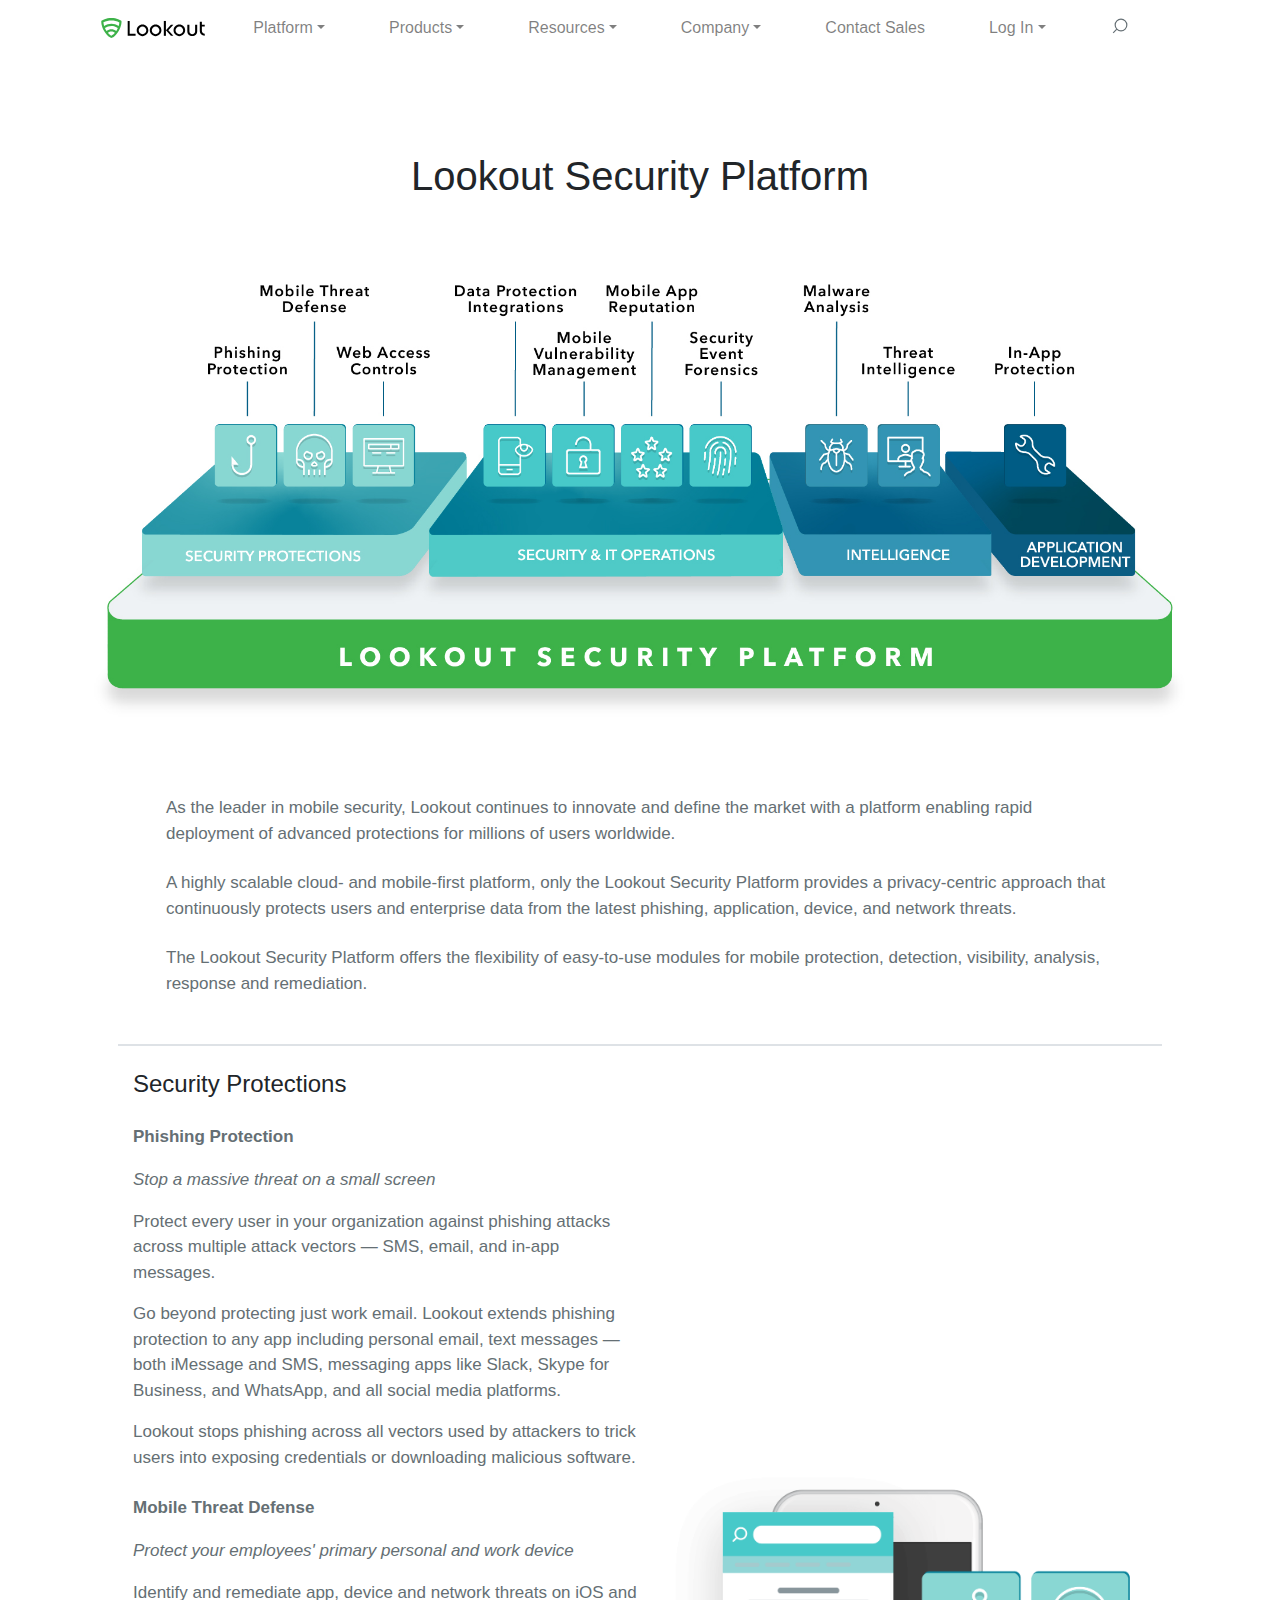
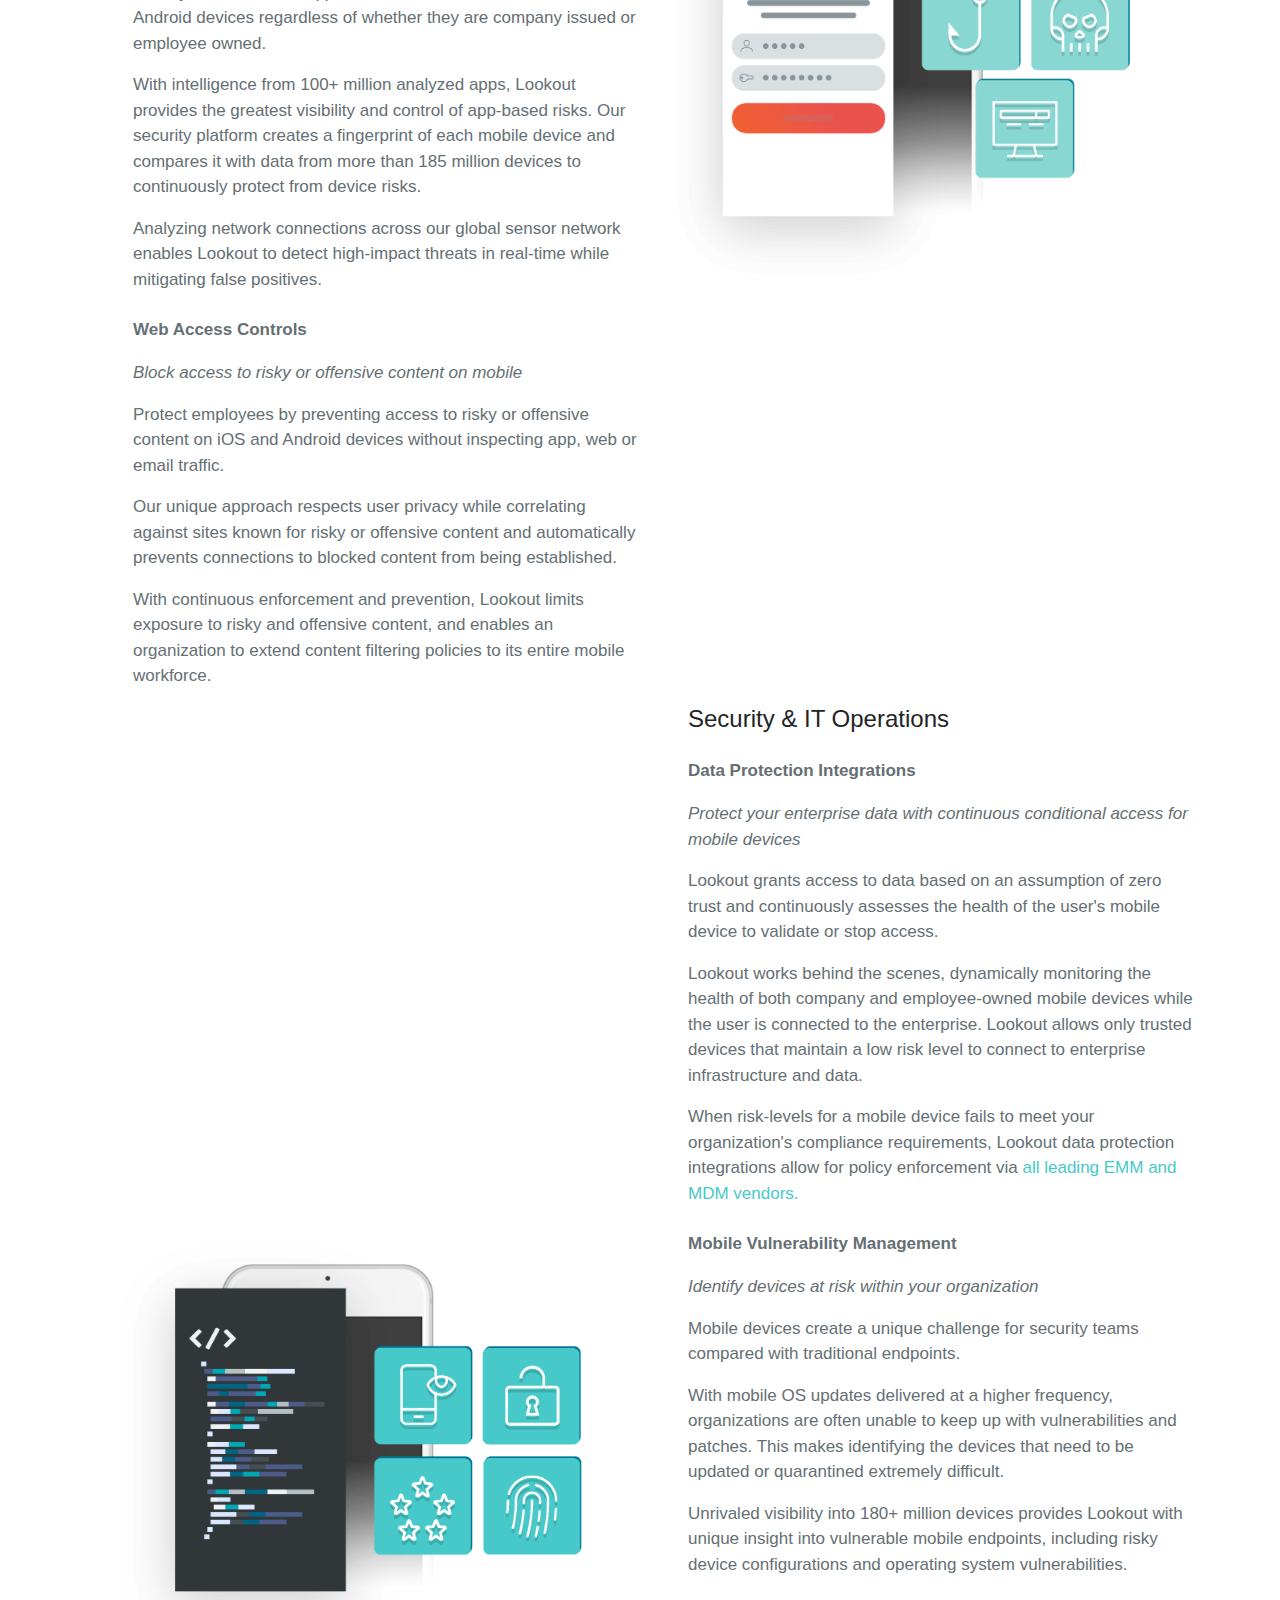
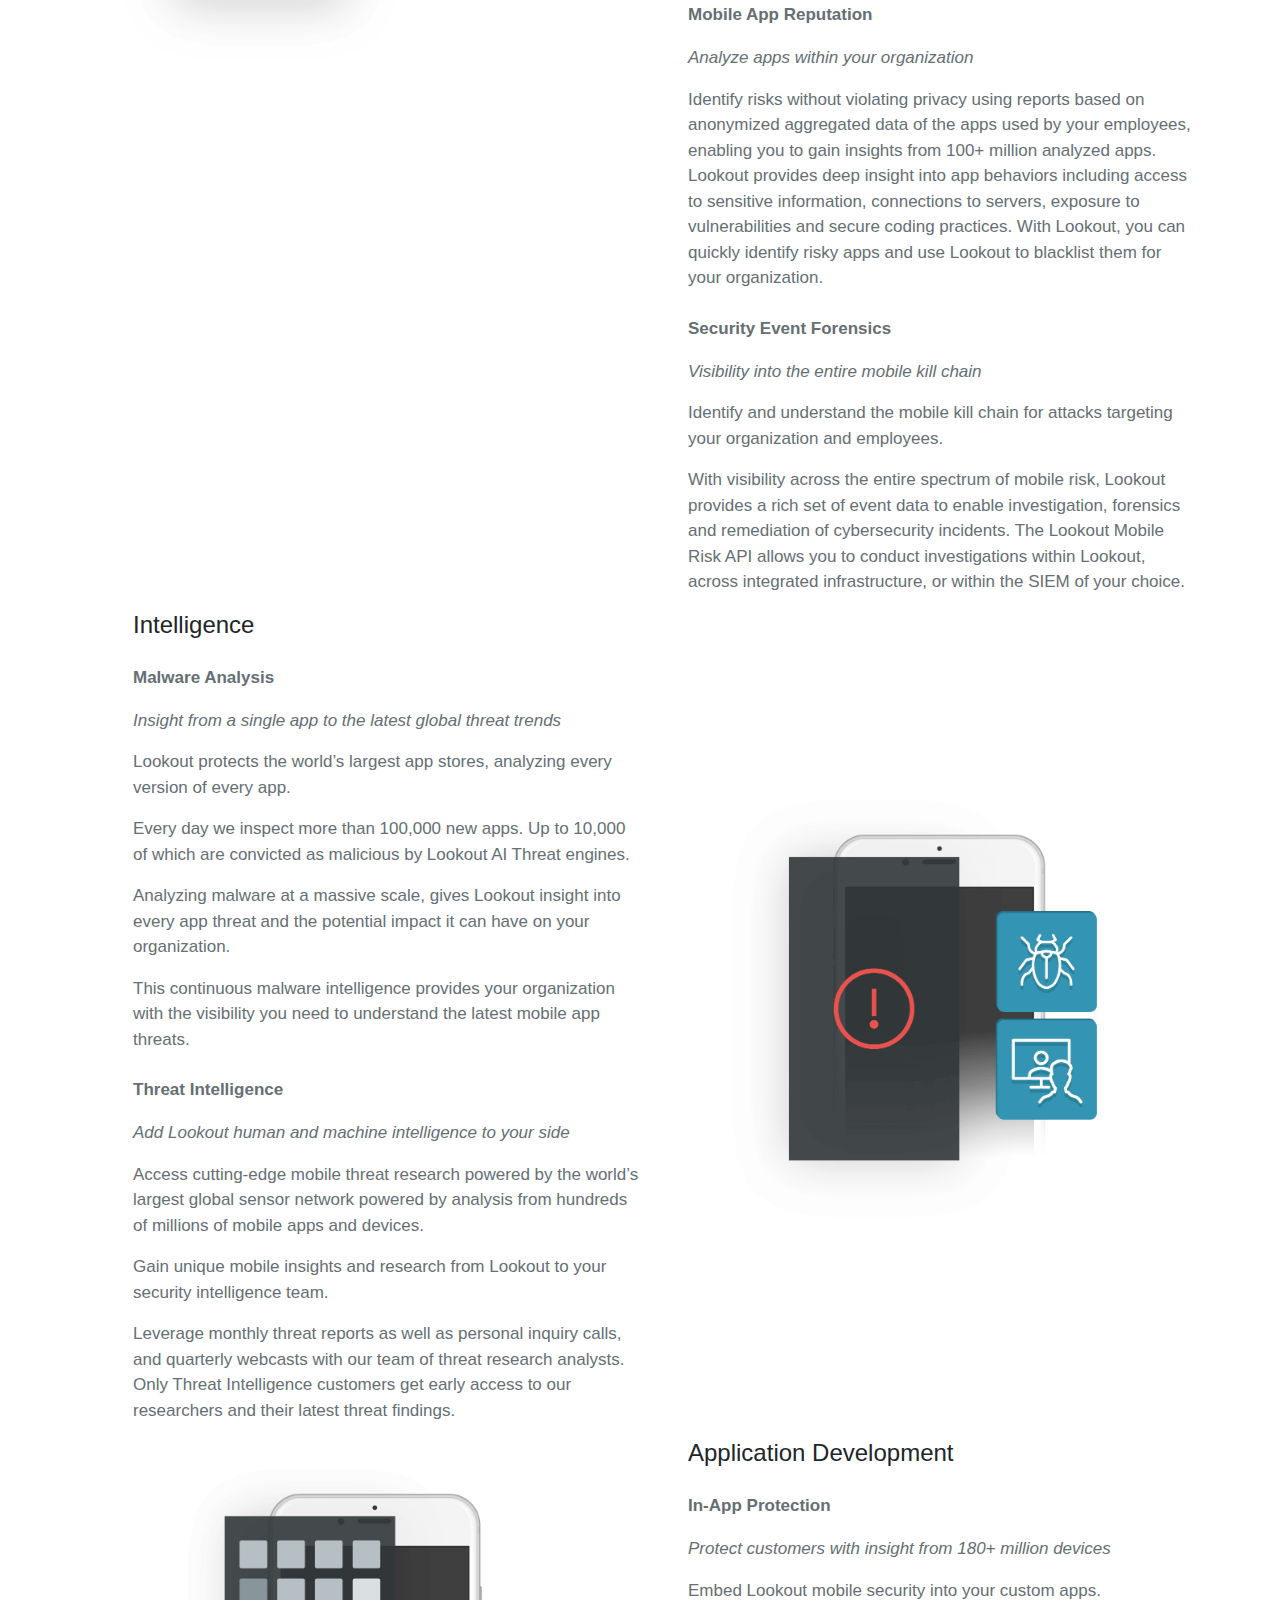
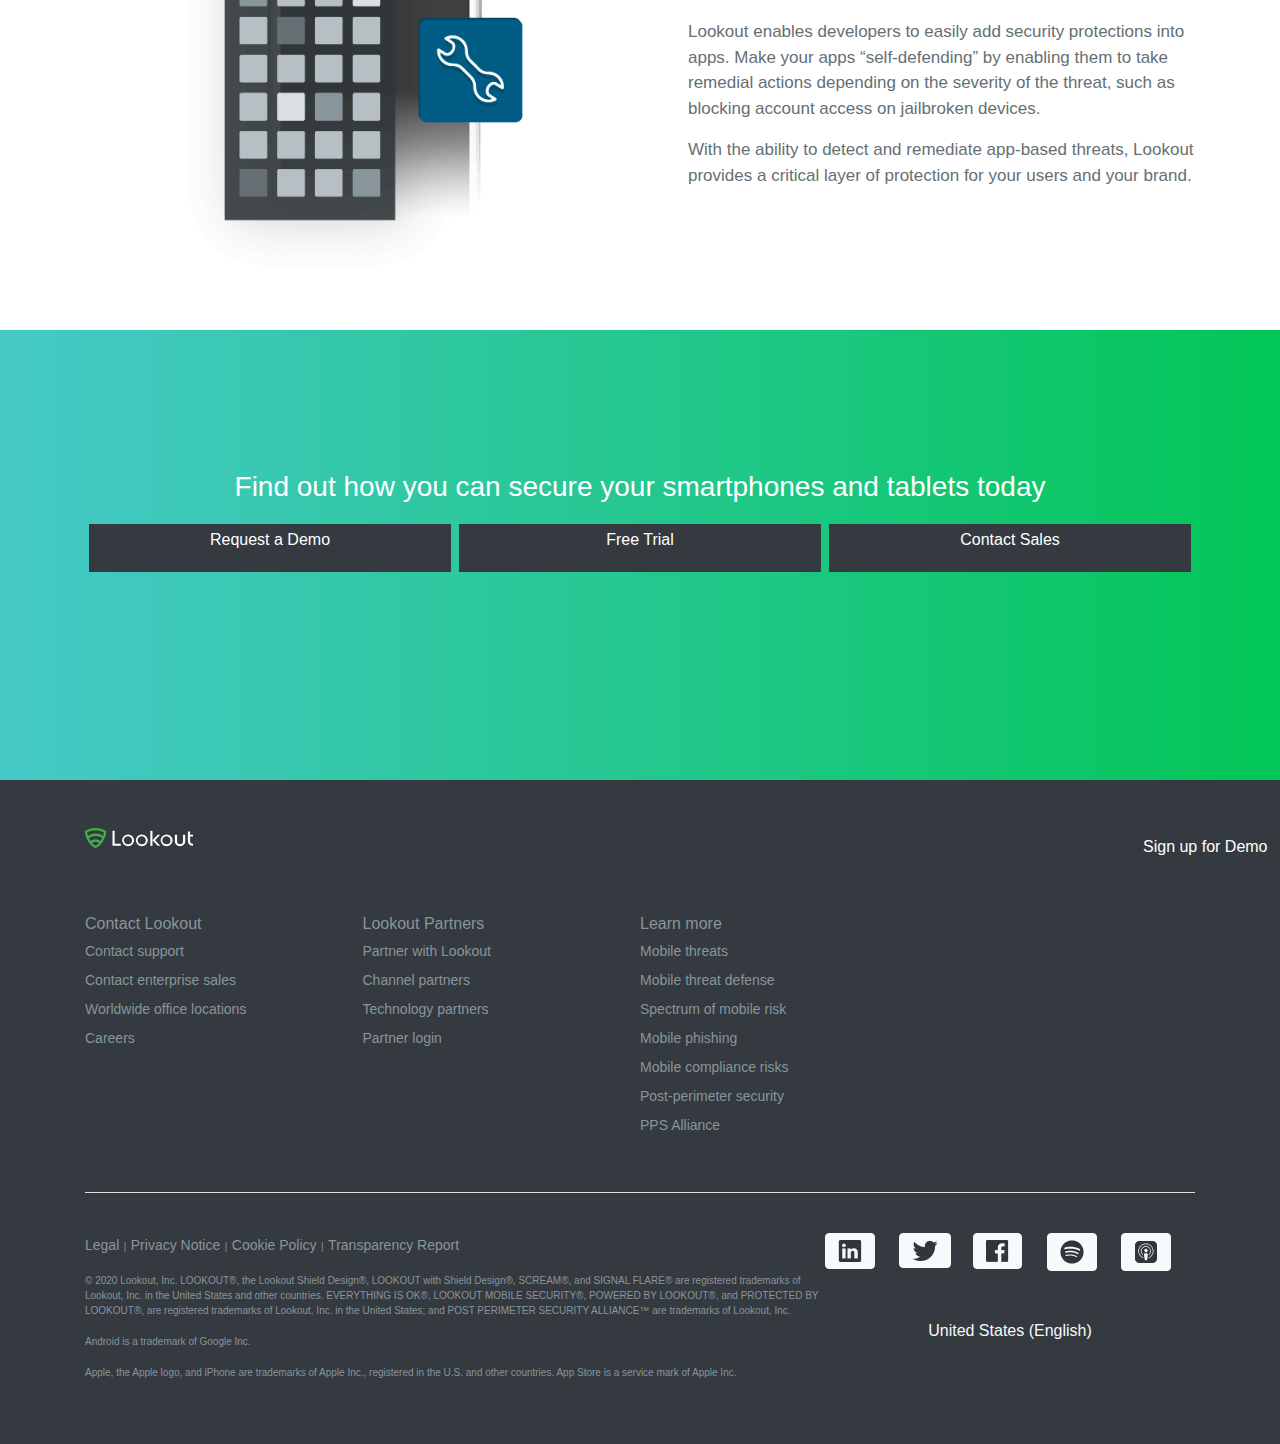
<file: Platform.html>
<html lang="en">
	<head>
		<meta charset="UTF-8">
		<title>Lookout Security Cloud Platform</title>
		<meta name="viewport" content="width=device-width,initial-scale=1">
		<link rel="stylesheet" href="css/bootstrap.css">
		<script src="js/jquery.min.js"></script>
		<script src="js/popper.min.js"></script>
		<script src="js/bootstrap.min.js"></script>
		<link rel="stylesheet" type="text/css" href="css/Platform.css"/>
	</head>
	<body>
		<div class="container">
			<div class="navbar navbar-light navbar-expand-xl">
				<!-- 1.永远显示的img标签 -->
				<a href="#">
					<img  class="navbar-brand my_logo" src="img/lookout-logo-120x23.svg" >
				</a>
				<!-- 2.小屏显示，大屏隐藏的按钮 -->
				<button data-toggle="collapse" data-target="#demo" class="navbar-toggler">
					<span class="navbar-toggler-icon"></span>
				</button>
				<!-- 3.折叠的内容div.collapse>ul>li>a -->
				<div id="demo" class="collapse navbar-collapse">
					<ul class="navbar-nav">
						<li class="nav-item">
							<a class="dropdown-toggle nav-link a mx-4" href="#">Platform</a>
						</li>
						<li class="nav-item">
							<a class="dropdown-toggle nav-link a mx-4" href="#">Products</a>
						</li>
						<li class="nav-item">
							<a class="dropdown-toggle nav-link a mx-4" href="#">Resources</a>
						</li>
						<li class="nav-item">
							<a class="dropdown-toggle nav-link a mx-4" href="#">Company</a>
						</li>
						<li class="nav-item">
							<a class="nav-link a1 mx-4" href="#">Contact Sales</a>
						</li>
						<li class="nav-item">
							<a class="dropdown-toggle nav-link a mx-4" href="#">Log In</a>
						</li>
						<li class="nav-item">
							<a class="nav-link a mx-4" href="#">
								<img class="my_logo1" src="./img/search-icon.svg" alt="">
							</a>
						</li>
					</ul>
				</div>
			</div>
			<!-- Lookout Security Platform -->
			<div class="mt-5 pt-5 text-center">
				<div id="my_div6">
					<h3>
						Lookout Security Platform
					</h3>
				</div>
			</div>
			<!-- 图片 -->
			<p class="pt-5">
				<img class="w-100" src="img/Lookout-Security-Cloud-Platform_Diagram_900x524_v6.jpg" alt="">
			</p>
			<div class="row pt-5">
				<div class="px-lg-5">
					<p class="px-lg-5 my_p_2 mb-4">
						As the leader in mobile security, Lookout continues to innovate and define the market with a platform enabling rapid deployment of advanced protections for millions of users worldwide.
					</p>
					<p class="px-lg-5 my_p_2 mb-4">
						A highly scalable cloud- and mobile-first platform, only the Lookout Security Platform provides a privacy-centric approach that continuously protects users and enterprise data from the latest phishing, application, device, and network threats. 
					</p>
					<p class="px-lg-5 my_p_2 pb-5 mb-4 border-bottom">
						The Lookout Security Platform offers the flexibility of easy-to-use modules for mobile protection, detection, visibility, analysis, response and remediation. 
					</p>
				</div>
			</div>
			
			<div class="row no-gutters">
				<div class="col-md-6 col-sm-12 pl-md-5">
					<h4>
						Security Protections
					</h4>
					<p class="mt-4">
						<strong>
							Phishing Protection
						</strong>
					</p>
					<p class="my_p_2">
						<em>
							Stop a massive threat on a small screen
						</em>
					</p>
					<p class="my_p_2">
						Protect every user in your organization against phishing attacks across multiple attack vectors — SMS, email, and in-app messages.
					</p>
					<p class="my_p_2">
						Go beyond protecting just work email. Lookout extends phishing protection to any app including personal email, text messages — both iMessage and SMS, messaging apps like Slack, Skype for Business, and WhatsApp, and all social media platforms.
					</p>
					<p class="my_p_2">
						Lookout stops phishing across all vectors used by attackers to trick users into exposing credentials or downloading malicious software.
					</p>
					<p class="mt-4">
						<strong>
							Mobile Threat Defense
						</strong>
					</p>
					<p class="my_p_2">
						<em>
							Protect your employees' primary personal and work device
						</em>
					</p>
					<p class="my_p_2">
						Identify and remediate app, device and network threats on iOS and Android devices regardless of whether they are company issued or employee owned. 
					</p>
					<p class="my_p_2">
						With intelligence from 100+ million analyzed apps, Lookout provides the greatest visibility and control of app-based risks. Our security platform creates a fingerprint of each mobile device and compares it with data from more than 185 million devices to continuously protect from device risks. 
					</p>
					<p class="my_p_2">
						Analyzing network connections across our global sensor network enables Lookout to detect high-impact threats in real-time while mitigating false positives. 
					</p>
					<p class="mt-4">
						<strong>
							Web Access Controls
						</strong>
					</p>
					<p class="my_p_2">
						<em>
							Block access to risky or offensive content on mobile
						</em>
					</p>
					<p class="my_p_2">
						Protect employees by preventing access to risky or offensive content on iOS and Android devices without inspecting app, web or email traffic. 
					</p>
					<p class="my_p_2">
						Our unique approach respects user privacy while correlating against sites known for risky or offensive content and automatically prevents connections to blocked content from being established. 
					</p>
					<p class="my_p_2">
						With continuous enforcement and prevention, Lookout limits exposure to risky and offensive content, and enables an organization to extend content filtering policies to its entire mobile workforce. 
					</p>
				</div>
				<div class="col-md-6 col-sm-12 d-flex flex-column justify-content-center">
					<img class="w-100" src="img/Lookout-Security-Cloud-Platform_Graphic_844x474_Section-1.png" >
				</div>
			</div>

			<div class="row no-gutters">
				<div class="col-md-6 col-sm-12 d-flex flex-column justify-content-center">
					<img class="w-100" src="img/Lookout-Security-Cloud-Platform_Graphic_844x474_Section-2.png" >
				</div>
				<div class="col-md-6 col-sm-12 pl-md-5">
					<h4>
						Security & IT Operations
					</h4>
					<p class="mt-4">
						<strong>
							Data Protection Integrations
						</strong>
					</p>
					<p class="my_p_2">
						<em>
							Protect your enterprise data with continuous conditional access for mobile devices
						</em>
					</p>
					<p class="my_p_2">
						Lookout grants access to data based on an assumption of zero trust and continuously assesses the health of the user's mobile device to validate or stop access.
					</p>
					<p class="my_p_2">
						Lookout works behind the scenes, dynamically monitoring the health of both company and employee-owned mobile devices while the user is connected to the enterprise. Lookout allows only trusted devices that maintain a low risk level to connect to enterprise infrastructure and data. 
					</p>
					<p class="my_p_2">
						When risk-levels for a mobile device fails to meet your organization's compliance requirements, Lookout data protection integrations allow for policy enforcement via 
						<a href="#">
							all leading EMM and MDM vendors.
						</a>
					</p>
					<p class="mt-4">
						<strong>
							Mobile Vulnerability Management
						</strong>
					</p>
					<p class="my_p_2">
						<em>
							Identify devices at risk within your organization
						</em>
					</p>
					<p class="my_p_2">
						Mobile devices create  a unique challenge for security teams compared with traditional endpoints.
					</p>
					<p class="my_p_2">
						With mobile OS updates delivered at a higher frequency, organizations are often unable to keep up with vulnerabilities and patches. This makes identifying the devices that need to be updated or quarantined extremely difficult.
					</p>
					<p class="my_p_2">
						Unrivaled visibility into 180+ million devices provides Lookout with unique insight into vulnerable mobile endpoints, including risky device configurations and operating system vulnerabilities.
					</p>
					<p class="mt-4">
						<strong>
							Mobile App Reputation
						</strong>
					</p>
					<p class="my_p_2">
						<em>
							Analyze apps within your organization
						</em>
					</p>
					<p class="my_p_2">
						Identify risks without violating privacy using reports based on anonymized aggregated data of the apps used by your employees, enabling you to gain insights from 100+ million analyzed apps. Lookout provides deep insight into app behaviors including access to sensitive information, connections to servers, exposure to vulnerabilities and secure coding practices. With Lookout, you can quickly identify risky apps and use Lookout to blacklist them for your organization.
					</p>
					<p class="mt-4">
						<strong>
							Security Event Forensics
						</strong>
					</p>
					<p class="my_p_2">
						<em>
							Visibility into the entire mobile kill chain
						</em>
					</p>
					<p class="my_p_2">
						Identify and understand the mobile kill chain for attacks targeting your organization and employees.
					</p>
					<p class="my_p_2">
						With visibility across the entire spectrum of mobile risk, Lookout provides a rich set of event data to enable investigation, forensics and remediation of cybersecurity incidents. The Lookout Mobile Risk API allows you to conduct investigations within Lookout, across integrated infrastructure, or within the SIEM of your choice.
					</p>
				</div>
			</div>
			
			<div class="row no-gutters">
				<div class="col-md-6 col-sm-12 pl-md-5">
					<h4>
						Intelligence
					</h4>
					<p class="mt-4">
						<strong>
							Malware Analysis
						</strong>
					</p>
					<p class="my_p_2">
						<em>
							Insight from a single app to the latest global threat trends
						</em>
					</p>
					<p class="my_p_2">
						Lookout protects the world’s largest app stores, analyzing every version of every app.
					</p>
					<p class="my_p_2">
						Every day we inspect more than 100,000 new apps. Up to 10,000 of which are convicted as malicious by Lookout AI Threat engines.
					</p>
					<p class="my_p_2">
						Analyzing malware at a massive scale, gives Lookout insight into every app threat and the potential impact it can have on your organization.
					</p>
					<p class="my_p_2">
						This continuous malware intelligence provides your organization with the visibility you need to understand the latest mobile app threats.
					</p>
					<p class="mt-4">
						<strong>
							Threat Intelligence
						</strong>
					</p>
					<p class="my_p_2">
						<em>
							Add Lookout human and machine intelligence to your side
						</em>
					</p>
					<p class="my_p_2">
						Access cutting-edge mobile threat research powered by the world’s largest global sensor network powered by analysis from hundreds of millions of mobile apps and devices.
					</p>
					<p class="my_p_2">
						Gain unique mobile insights and research from Lookout to your security intelligence team.
					</p>
					<p class="my_p_2">
						Leverage monthly threat reports as well as personal inquiry calls, and quarterly webcasts with our team of threat research analysts. Only Threat Intelligence customers get early access to our researchers and their latest threat findings.
					</p>
				</div>
				<div class="col-md-6 col-sm-12 d-flex flex-column justify-content-center">
					<img class="w-100" src="img/Lookout-Security-Cloud-Platform_Graphic_844x474_Section-3.png" >
				</div>
			</div>
			
			<div class="row no-gutters">
				<div class="col-md-6 col-sm-12 d-flex flex-column justify-content-center">
					<img class="w-100" src="img/Lookout-Security-Cloud-Platform_Graphic_844x474_Section-4.png" >
				</div>
				<div class="col-md-6 col-sm-12 pl-md-5">
					<h4>
						Application Development
					</h4>
					<p class="mt-4">
						<strong>
							In-App Protection
						</strong>
					</p>
					<p class="my_p_2">
						<em>
							Protect customers with insight from 180+ million devices
						</em>
					</p>
					<p class="my_p_2">
						Embed Lookout mobile security into your custom apps.
					</p>
					<p class="my_p_2">
						Lookout enables developers to easily add security protections into apps. Make your apps “self-defending” by enabling them to take remedial actions depending on the severity of the threat, such as blocking account access on jailbroken devices.
					</p>
					<p class="my_p_2">
						With the ability to detect and remediate app-based threats, Lookout provides a critical layer of protection for your users and your brand.
					</p>
				</div>
			</div>
			
		</div>
		
		<div id="my_div4" class="py-5 h-50">
			<div class="h-25"></div>
			<div>
				<p id="my_p1" class="text-center">
					Find out how you can secure your smartphones and tablets today
				</p>
			</div>
			<div class="container text-center">
				<div class="row no-gutters">
						<div class="col-sm-12 col-md-4">
							<div class="mx-1  bg-dark mb-sm-1 py-md-1">
								<p>
									<a class="text-white my_a1" href="#">
										Request a Demo
									</a>
								</p>
							</div>
						</div>
						<div class="col-sm-12 col-md-4">
							<div class="mx-1  bg-dark mb-sm-1 py-md-1">
								<p>
									<a class="text-white my_a1" href="#">
										Free Trial
									</a>
								</p>
							</div>
						</div>
						<div class="col-sm-12 col-md-4">
							<div class="mx-1  bg-dark mb-sm-1 py-md-1">
								<p>
									<a class="text-white my_a1" href="#">
										Contact Sales
									</a>
								</p>
							</div>
						</div>
				</div>
			</div>
		</div>
		
		<div class="bg-dark py-5">
			<div class="container">
				<div class="row">
					<div class="col-sm-12 col-md-6 mb-5">
						<div>
							<a href="#">
								<img src="./img/lookout-logo-white-120x23.svg" width="20%">
							</a>
						</div>
					</div>
					<div class="col-sm-12 offset-md-5 col-md-1 mb-5">
						<div>
							<div class="btn btn-dark">
								Sign up for Demo
							</div>
						</div>
					</div>
				</div>
				<div class="row no-gutters">
					<div class="col-md-3 col-sm-12">
						<div id="my_div5">
							<h6>Contact Lookout</h6>
							<ul class="list-unstyled">
								<li class="mb-2">
									<a style="text-decoration: none;" id="my_div5" href="#">
										Contact support
									</a>
								</li>
								<li class="mb-2">
									<a style="text-decoration: none;" id="my_div5" href="#">
										Contact enterprise sales
									</a>
								</li>
								<li class="mb-2">
									<a style="text-decoration: none;" id="my_div5" href="#">
										Worldwide office locations
									</a>
								</li>
								<li class="mb-2">
									<a style="text-decoration: none;" id="my_div5" href="#">
										Careers
									</a>
								</li>
							</ul>
						</div>
					</div>
					<div class="col-md-3 col-sm-12">
						<div id="my_div5">
							<h6>Lookout Partners</h6>
							<ul class="list-unstyled">
								<li class="mb-2">
									<a style="text-decoration: none;" id="my_div5" href="#">
										Partner with Lookout
									</a>
								</li>
								<li class="mb-2">
									<a style="text-decoration: none;" id="my_div5" href="#">
										Channel partners
									</a>
								</li>
								<li class="mb-2">
									<a style="text-decoration: none;" id="my_div5" href="#">
										Technology partners
									</a>
								</li>
								<li class="mb-2">
									<a style="text-decoration: none;" id="my_div5" href="#">
										Partner login
									</a>
								</li>
							</ul>
						</div>
					</div>
					<div class="col-md-3 col-sm-12">
						<div id="my_div5">
							<h6>Learn more</h6>
							<ul class="list-unstyled">
								<li class="mb-2">
									<a style="text-decoration: none;" id="my_div5" href="#">
										Mobile threats
									</a>
								</li>
								<li class="mb-2">
									<a style="text-decoration: none;" id="my_div5" href="#">
										Mobile threat defense
									</a>
								</li>
								<li class="mb-2">
									<a style="text-decoration: none;" id="my_div5" href="#">
										Spectrum of mobile risk
									</a>
								</li>
								<li class="mb-2">
									<a style="text-decoration: none;" id="my_div5" href="#">
										Mobile phishing
									</a>
								</li>
								<li class="mb-2">
									<a style="text-decoration: none;" id="my_div5" href="#">
										Mobile compliance risks
									</a>
								</li>
								<li class="mb-2">
									<a style="text-decoration: none;" id="my_div5" href="#">
										Post-perimeter security
									</a>
								</li>
								<li class="mb-2">
									<a style="text-decoration: none;" id="my_div5" href="#">
										PPS Alliance
									</a>
								</li>
							</ul>
						</div>
					</div>
				</div>
				<br>
				<hr class="bg-light">
				<br>
				
				<div class="row no-gutters text-light">
					<div class="col-sm-12 col-md-8">
						<p>
							<a class="a20" href="#">Legal</a>
							<span class="p20">|</span>
							<a class="a20" href="#">Privacy Notice</a>
							<span class="p20">|</span>
							<a class="a20" href="#">Cookie Policy</a>
							<span class="p20">|</span>
							<a class="a20" href="#">Transparency Report</a>
						</p>
						<p class="p20">
							© 2020 Lookout, Inc. LOOKOUT®, the Lookout Shield Design®, LOOKOUT with Shield Design®, SCREAM®, and SIGNAL FLARE® are registered trademarks of Lookout, Inc. in the United States and other countries. EVERYTHING IS OK®, LOOKOUT MOBILE SECURITY®, POWERED BY LOOKOUT®, and PROTECTED BY LOOKOUT®, are registered trademarks of Lookout, Inc. in the United States; and POST PERIMETER SECURITY ALLIANCE™ are trademarks of Lookout, Inc.
						</p>
						<p class="p20">
							Android is a trademark of Google Inc.
						</p>
						<p class="p20">
							Apple, the Apple logo, and iPhone are trademarks of Apple Inc., registered in the U.S. and other countries. App Store is a service mark of Apple Inc.
						</p>
					</div>
					<div class="col-sm-12 col-md-4">
						<div class="row no-gutters">
							<div class="col">
									<a class="btn btn-light" style="text-decoration: none;" href="#">
										<img src="img/social-linkedin.png" alt="">
									</a>
									<span>&nbsp;</span>
							</div>
								<div class="col">
									<a class="btn btn-light" style="text-decoration: none;" href="#">
										<img src="img/social-twitter.png" alt="">
									</a>
									<span>&nbsp;</span>
								</div>
								<div class="col">
									<a class="btn btn-light" style="text-decoration: none;" href="#">
										<img src="img/social-facebook.png" alt="">
									</a>
									<span>&nbsp;</span>
								</div>
								<div class="col">
									<a class="btn btn-light" style="text-decoration: none;" href="#">
										<img src="img/social-spotify-icon.png" alt="">
									</a>
									<span>&nbsp;</span>
								</div>
									<div class="col">
										<a class="btn btn-light" style="text-decoration: none;" href="#">
										<img src="img/social-podcast-icon.png" alt="">
									</a>
									</div>
						</div>
						<p class="text-center mt-5">United States (English)</p>
					</div>
				</div>
			</div>
		</div>
	</body>
</html>
</file>
<file: css/Platform.css>
/* logo */
.my_logo{
	height: 30px;
	line-height: 30px;
}
/* 放大镜 */
.my_logo1{width: 20px;}
/* 修改h3字体在小屏和中屏大小 */
@media (min-width:576px) {
	#my_div6>h3{
		font-size: 28px;
		font-weight: 300;
		font-family: Roboto,Helvetica,Arial,sans-serif;
	}
}
@media (min-width:992px) {
	#my_div6>h3{
		font-size: 40px;
	}
}
.my_p_2{
	color: #656f74;
	font-size: 17px;
	font-family: Roboto,Helvetica,Arial,sans-serif;
}
.border-bottom{
	border-bottom: 2px solid #dee2e6 !important;
}
p>strong{
	font-family: Roboto,Helvetica,Arial,sans-serif;
	font-weight: 700;
	color: #656f74;
	font-size: 17px;
	line-height: 28px;
}
a{
	color: #47c9c9;
}
a:hover{
	color: #47c9c9;
	text-decoration: none;
}

/* 渐变 */
#my_div4{
	background-image: linear-gradient(to right, #46C9C8 , #02C656);
}

@media (min-width:1px) {
	#my_p1{
		font-size: 22px;
		color: #fff;
	}
}
@media (min-width:768px) {
	#my_p1{
		font-size: 28px;
	}
}

.my_a1{
	text-decoration: none !important;
}

#my_div5{
	color: #88959b;
	font-size: 14px;
}

.a20{
	color: #88959b;
	font-size: 14px;
}

.p20{
	font-size: 10px;
	color: #88959b;
}
</file>
